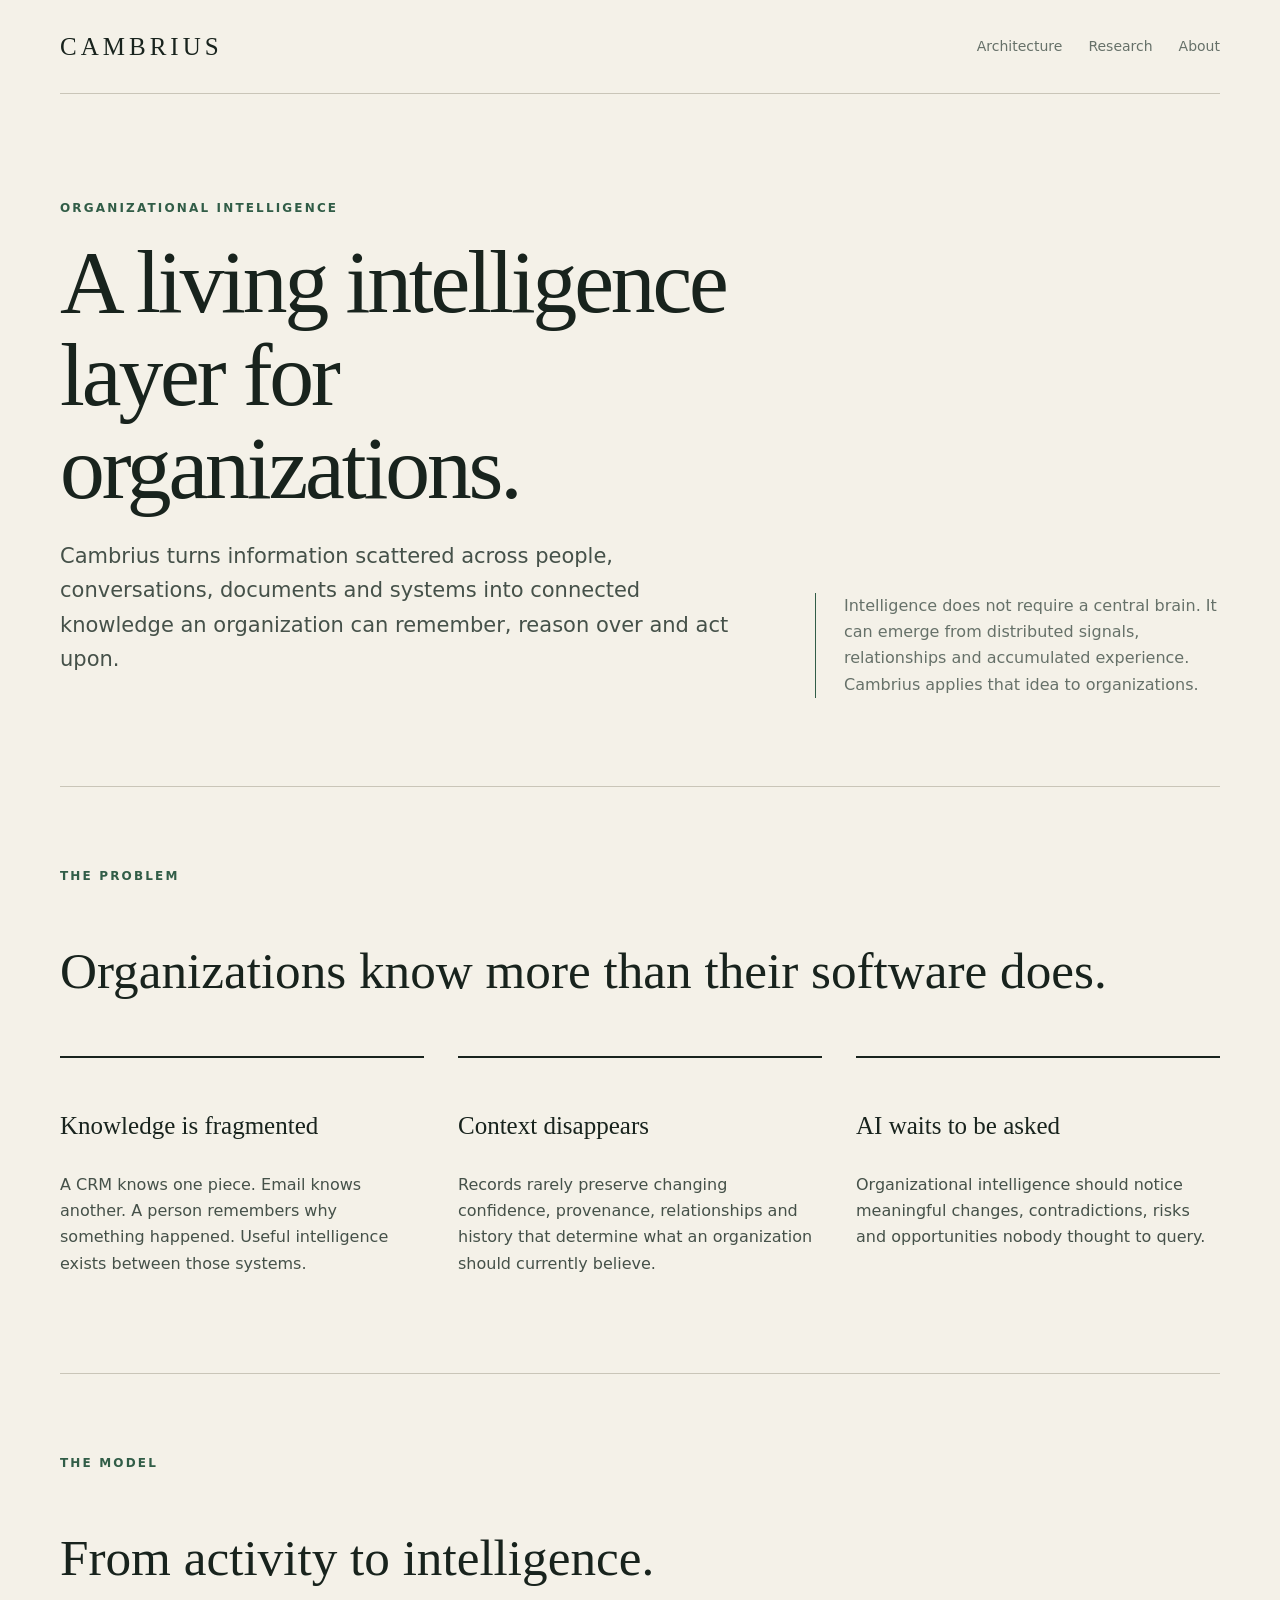
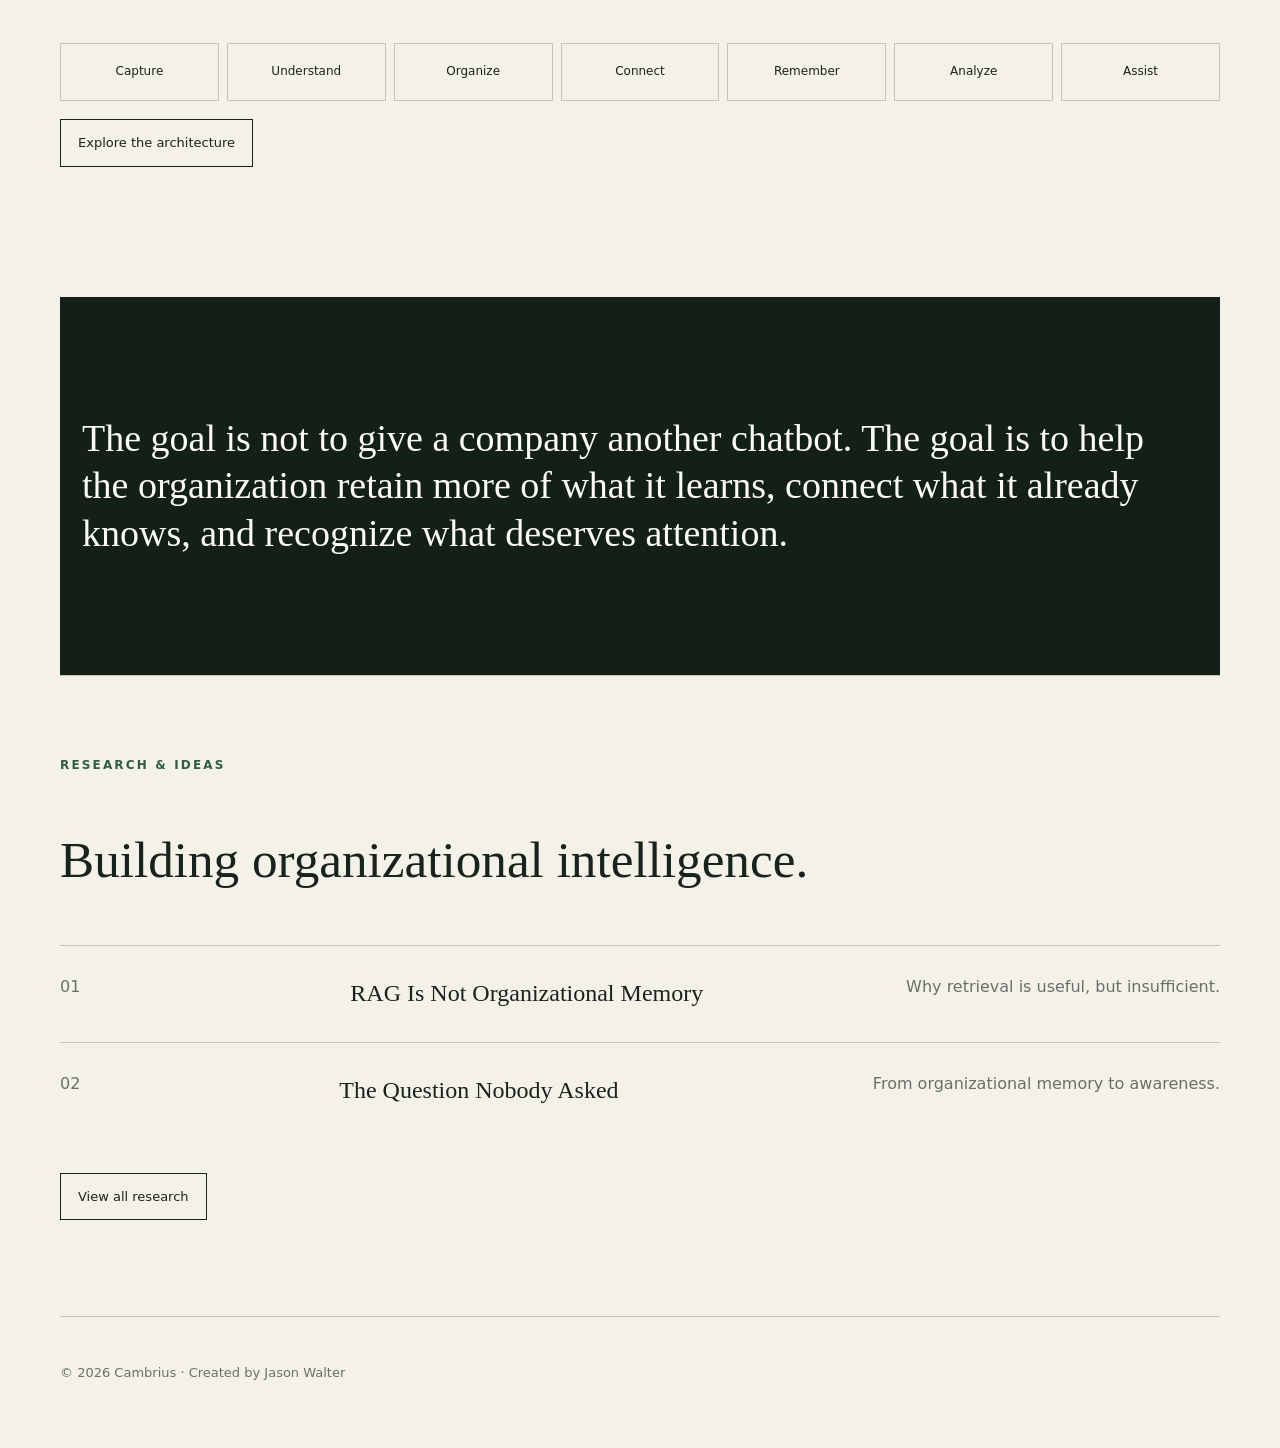
<file: index.html>
<!doctype html><html lang="en"><head><meta charset="utf-8"><meta name="viewport" content="width=device-width,initial-scale=1"><title>Cambrius — Organizational Intelligence</title><meta name="description" content="Cambrius is an organizational intelligence architecture that turns fragmented information into persistent, connected, evolving knowledge."><link rel="canonical" href="https://cambrius.ai/"><meta property="og:type" content="website"><meta property="og:title" content="Cambrius — Organizational Intelligence"><meta property="og:description" content="A living intelligence layer for organizations: persistent knowledge, relationships, evidence, memory and awareness."><meta property="og:url" content="https://cambrius.ai/"><meta name="twitter:card" content="summary"><link rel="stylesheet" href="/styles.css"><script type="application/ld+json">{"@context":"https://schema.org","@graph":[{"@type":"Organization","@id":"https://cambrius.ai/#organization","name":"Cambrius","url":"https://cambrius.ai/","description":"Organizational intelligence architecture for persistent, connected, evolving organizational knowledge.","founder":{"@id":"https://cambrius.ai/about.html#jason-walter"},"knowsAbout":["organizational intelligence","organizational memory","artificial intelligence","knowledge architecture","entity resolution","provenance","temporal knowledge"]},{"@type":"WebSite","@id":"https://cambrius.ai/#website","url":"https://cambrius.ai/","name":"Cambrius","publisher":{"@id":"https://cambrius.ai/#organization"}},{"@type":"Person","@id":"https://cambrius.ai/about.html#jason-walter","name":"Jason Walter","url":"https://cambrius.ai/about.html","founder":{"@id":"https://cambrius.ai/#organization"},"knowsAbout":["organizational intelligence","AI systems","knowledge architecture"]}]}</script></head><body><div class="wrap"><nav class="nav"><a class="brand" href="/">CAMBRIUS</a><div class="navlinks"><a href="/architecture.html">Architecture</a><a href="/research/">Research</a><a href="/about.html">About</a></div></nav><main><section class="hero"><div><div class="eyebrow">Organizational Intelligence</div><h1>A living intelligence layer for organizations.</h1><p class="lead">Cambrius turns information scattered across people, conversations, documents and systems into connected knowledge an organization can remember, reason over and act upon.</p></div><div class="hero-note">Intelligence does not require a central brain. It can emerge from distributed signals, relationships and accumulated experience. Cambrius applies that idea to organizations.</div></section><section class="section"><div class="eyebrow">The problem</div><h2>Organizations know more than their software does.</h2><div class="grid3"><div class="card"><h3>Knowledge is fragmented</h3><p>A CRM knows one piece. Email knows another. A person remembers why something happened. Useful intelligence exists between those systems.</p></div><div class="card"><h3>Context disappears</h3><p>Records rarely preserve changing confidence, provenance, relationships and history that determine what an organization should currently believe.</p></div><div class="card"><h3>AI waits to be asked</h3><p>Organizational intelligence should notice meaningful changes, contradictions, risks and opportunities nobody thought to query.</p></div></div></section><section class="section"><div class="eyebrow">The model</div><h2>From activity to intelligence.</h2><div class="flow"><span>Capture</span><span>Understand</span><span>Organize</span><span>Connect</span><span>Remember</span><span>Analyze</span><span>Assist</span></div><a class="button" href="/architecture.html">Explore the architecture</a></section><section class="dark"><div class="wrap"><p class="principle">The goal is not to give a company another chatbot. The goal is to help the organization retain more of what it learns, connect what it already knows, and recognize what deserves attention.</p></div></section><section class="section" id="research"><div class="eyebrow">Research & ideas</div><h2>Building organizational intelligence.</h2><div class="research-list"><a href="/research/rag-is-not-organizational-memory.html"><span>01</span><strong>RAG Is Not Organizational Memory</strong><span>Why retrieval is useful, but insufficient.</span></a><a href="/research/organizational-awareness.html"><span>02</span><strong>The Question Nobody Asked</strong><span>From organizational memory to awareness.</span></a></div><p><a class="button" href="/research/">View all research</a></p></section></main><footer>© 2026 Cambrius · Created by Jason Walter</footer></div></body></html>
</file>
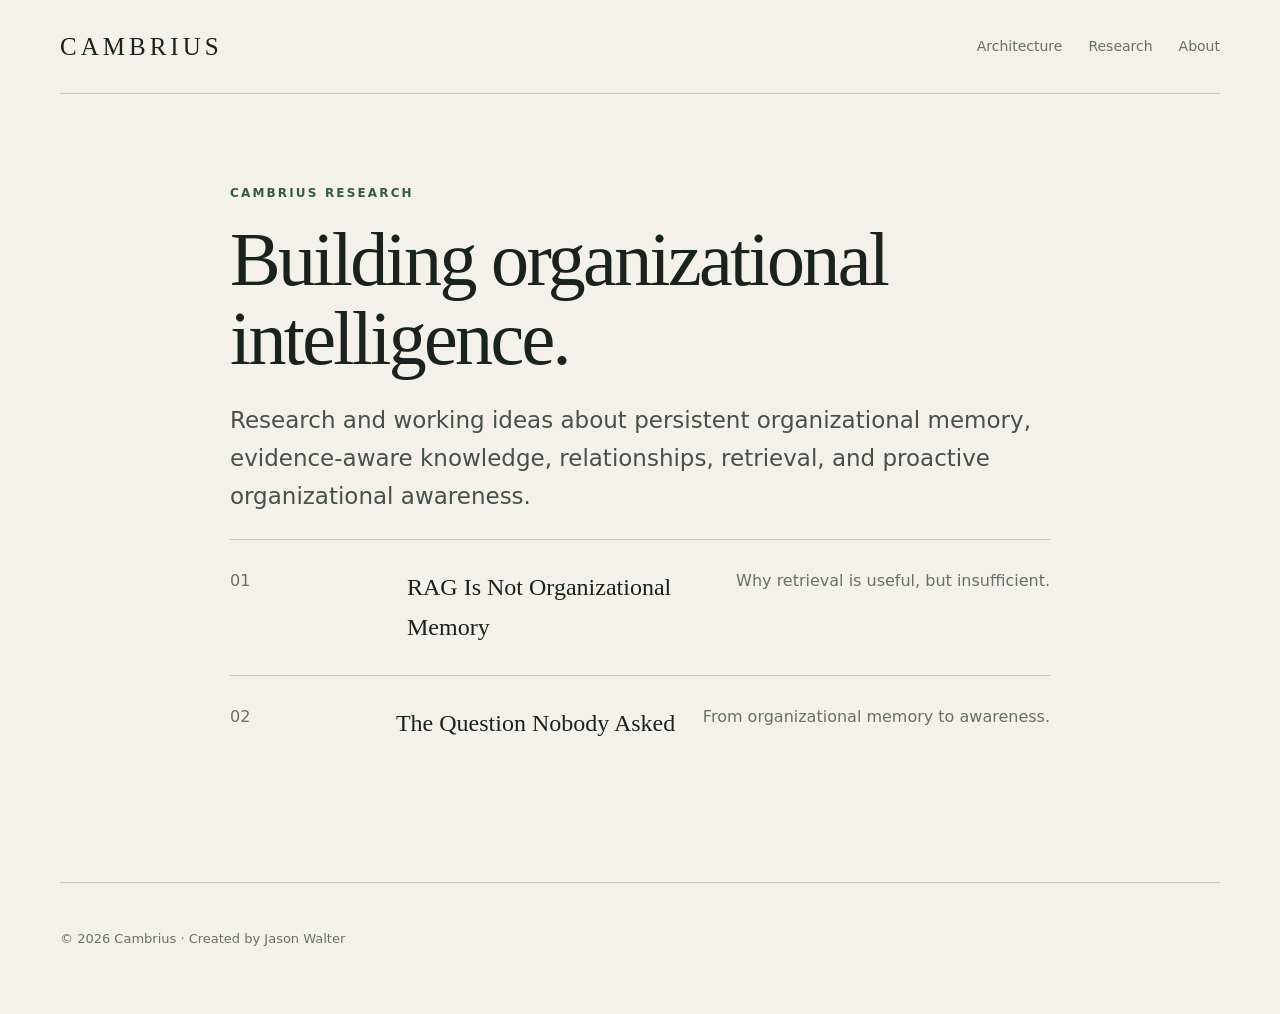
<file: research/index.html>
<!doctype html><html lang="en"><head><meta charset="utf-8"><meta name="viewport" content="width=device-width,initial-scale=1"><title>Research — Cambrius</title><meta name="description" content="Research and essays by Cambrius on organizational intelligence, organizational memory, RAG, and organizational awareness."><link rel="canonical" href="https://cambrius.ai/research/"><meta property="og:type" content="website"><meta property="og:title" content="Cambrius Research — Organizational Intelligence"><meta property="og:description" content="Research on organizational intelligence, persistent memory, retrieval, and organizational awareness."><meta property="og:url" content="https://cambrius.ai/research/"><link rel="stylesheet" href="/styles.css"><script type="application/ld+json">{"@context":"https://schema.org","@type":"CollectionPage","@id":"https://cambrius.ai/research/#page","url":"https://cambrius.ai/research/","name":"Cambrius Research","description":"Research and essays on organizational intelligence, organizational memory, retrieval, and organizational awareness.","isPartOf":{"@id":"https://cambrius.ai/#website"},"about":{"@id":"https://cambrius.ai/#organization"}}</script></head><body><div class="wrap"><nav class="nav"><a class="brand" href="/">CAMBRIUS</a><div class="navlinks"><a href="/architecture.html">Architecture</a><a href="/research/">Research</a><a href="/about.html">About</a></div></nav><article class="article"><div class="eyebrow">Cambrius Research</div><h1>Building organizational intelligence.</h1><p class="dek">Research and working ideas about persistent organizational memory, evidence-aware knowledge, relationships, retrieval, and proactive organizational awareness.</p><div class="research-list"><a href="/research/rag-is-not-organizational-memory.html"><span>01</span><strong>RAG Is Not Organizational Memory</strong><span>Why retrieval is useful, but insufficient.</span></a><a href="/research/organizational-awareness.html"><span>02</span><strong>The Question Nobody Asked</strong><span>From organizational memory to awareness.</span></a></div></article><footer>© 2026 Cambrius · Created by Jason Walter</footer></div></body></html>
</file>
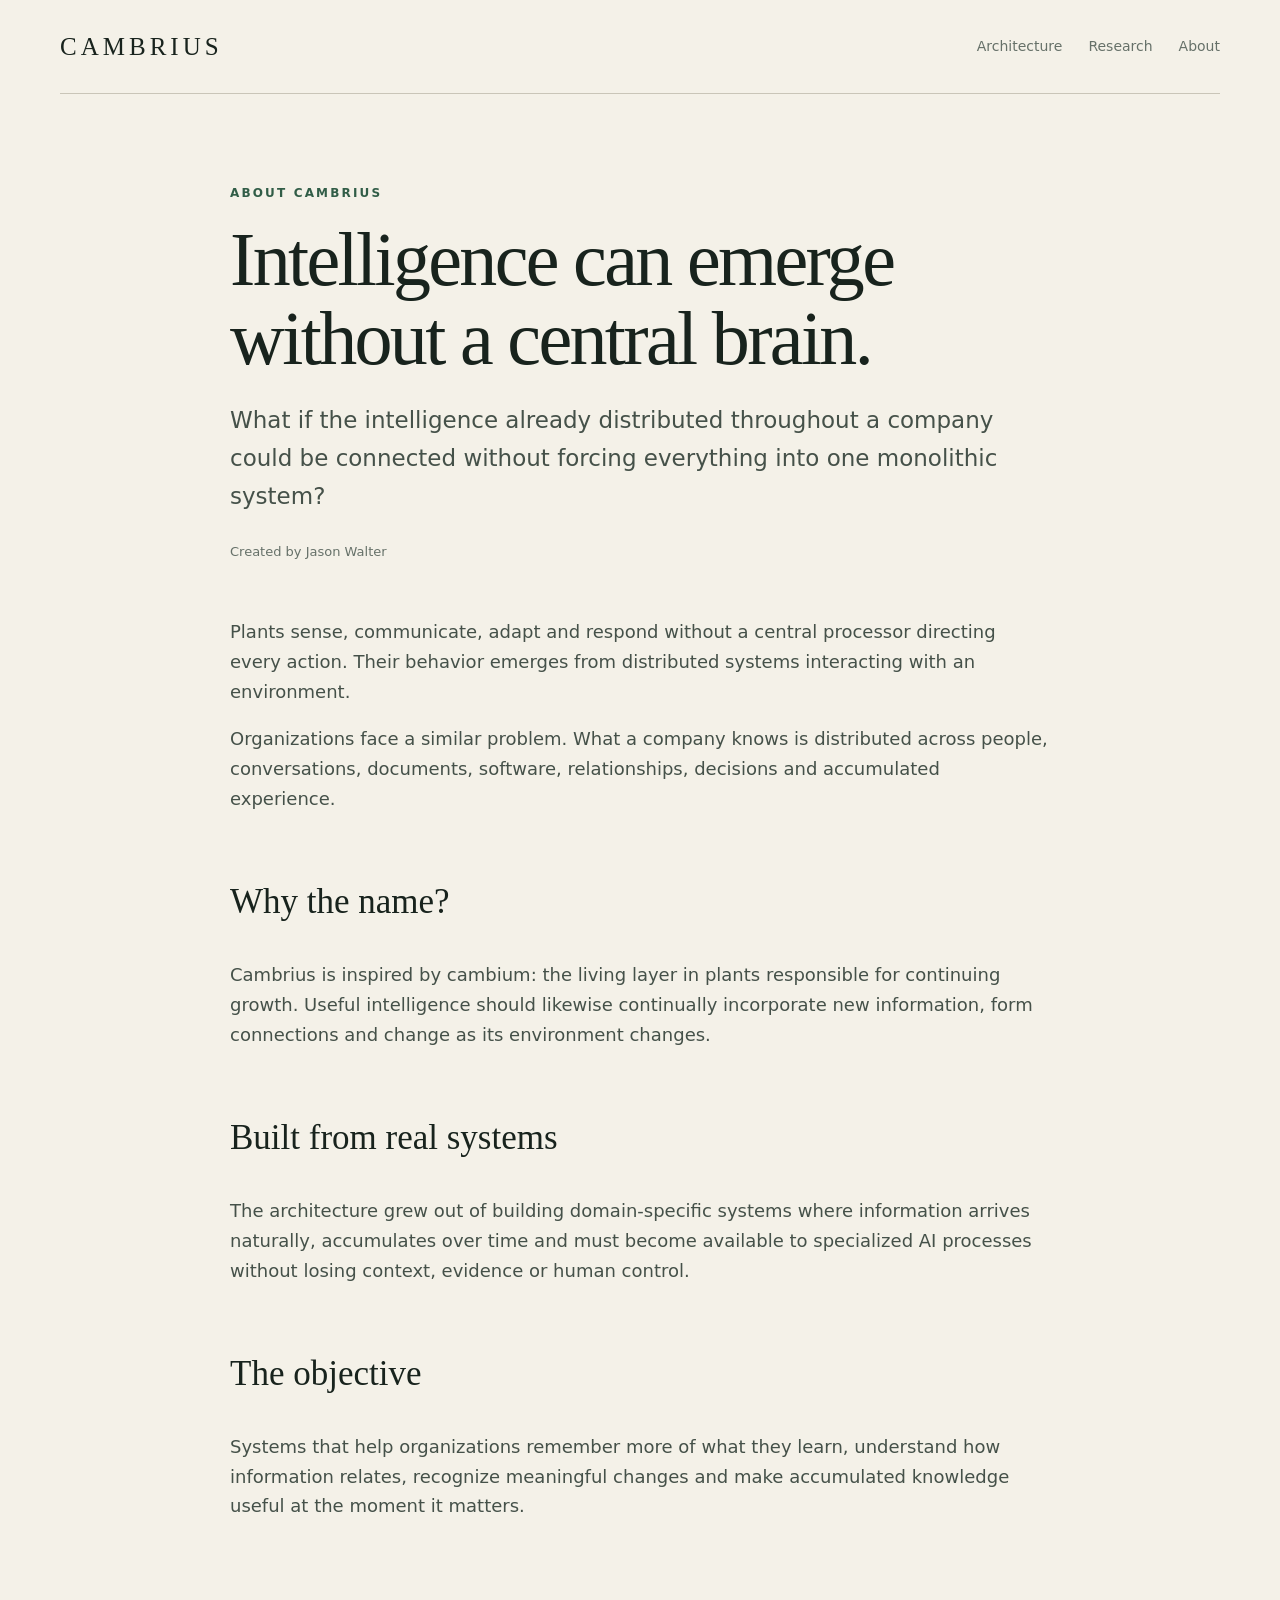
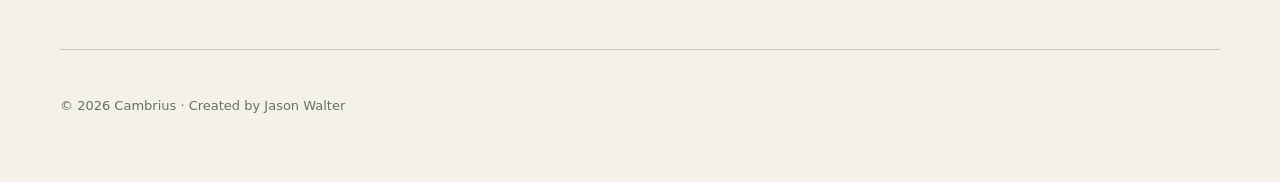
<file: about.html>
<!doctype html><html lang="en"><head><meta charset="utf-8"><meta name="viewport" content="width=device-width,initial-scale=1"><title>About Cambrius — Organizational Intelligence</title><meta name="description" content="The origins and design philosophy of Cambrius, an organizational intelligence architecture created by Jason Walter."><link rel="canonical" href="https://cambrius.ai/about.html"><meta property="og:type" content="website"><meta property="og:title" content="About Cambrius"><meta property="og:description" content="The thinking behind Cambrius and its model of distributed organizational intelligence."><meta property="og:url" content="https://cambrius.ai/about.html"><link rel="stylesheet" href="/styles.css"><script type="application/ld+json">{"@context":"https://schema.org","@graph":[{"@type":"AboutPage","@id":"https://cambrius.ai/about.html#page","url":"https://cambrius.ai/about.html","name":"About Cambrius","about":{"@id":"https://cambrius.ai/#organization"},"isPartOf":{"@id":"https://cambrius.ai/#website"}},{"@type":"Person","@id":"https://cambrius.ai/about.html#jason-walter","name":"Jason Walter","url":"https://cambrius.ai/about.html","founder":{"@id":"https://cambrius.ai/#organization"},"knowsAbout":["organizational intelligence","AI systems","knowledge architecture"]}]}</script></head><body><div class="wrap"><nav class="nav"><a class="brand" href="/">CAMBRIUS</a><div class="navlinks"><a href="/architecture.html">Architecture</a><a href="/research/">Research</a><a href="/about.html">About</a></div></nav><article class="article"><div class="eyebrow">About Cambrius</div><h1>Intelligence can emerge without a central brain.</h1><p class="dek">What if the intelligence already distributed throughout a company could be connected without forcing everything into one monolithic system?</p><div class="meta">Created by Jason Walter</div><p>Plants sense, communicate, adapt and respond without a central processor directing every action. Their behavior emerges from distributed systems interacting with an environment.</p><p>Organizations face a similar problem. What a company knows is distributed across people, conversations, documents, software, relationships, decisions and accumulated experience.</p><h2>Why the name?</h2><p>Cambrius is inspired by cambium: the living layer in plants responsible for continuing growth. Useful intelligence should likewise continually incorporate new information, form connections and change as its environment changes.</p><h2>Built from real systems</h2><p>The architecture grew out of building domain-specific systems where information arrives naturally, accumulates over time and must become available to specialized AI processes without losing context, evidence or human control.</p><h2>The objective</h2><p>Systems that help organizations remember more of what they learn, understand how information relates, recognize meaningful changes and make accumulated knowledge useful at the moment it matters.</p></article><footer>© 2026 Cambrius · Created by Jason Walter</footer></div></body></html>
</file>
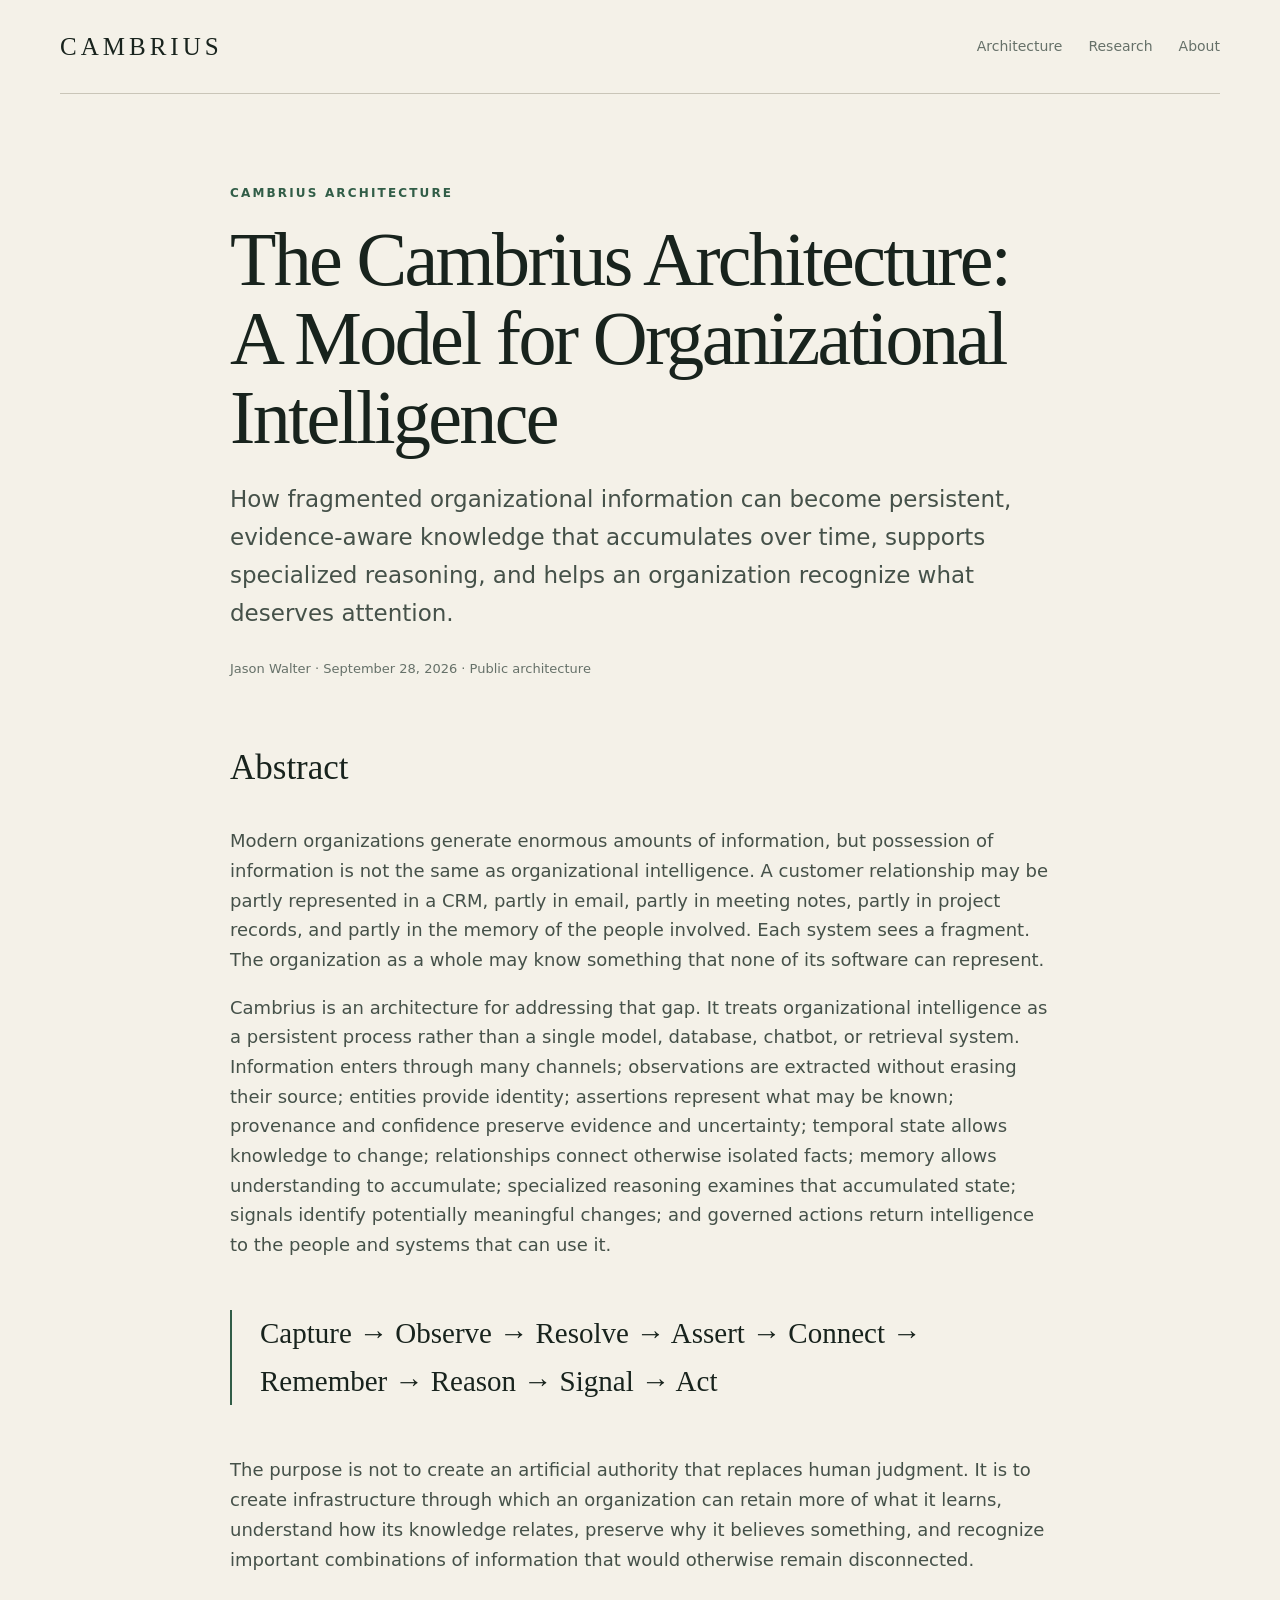
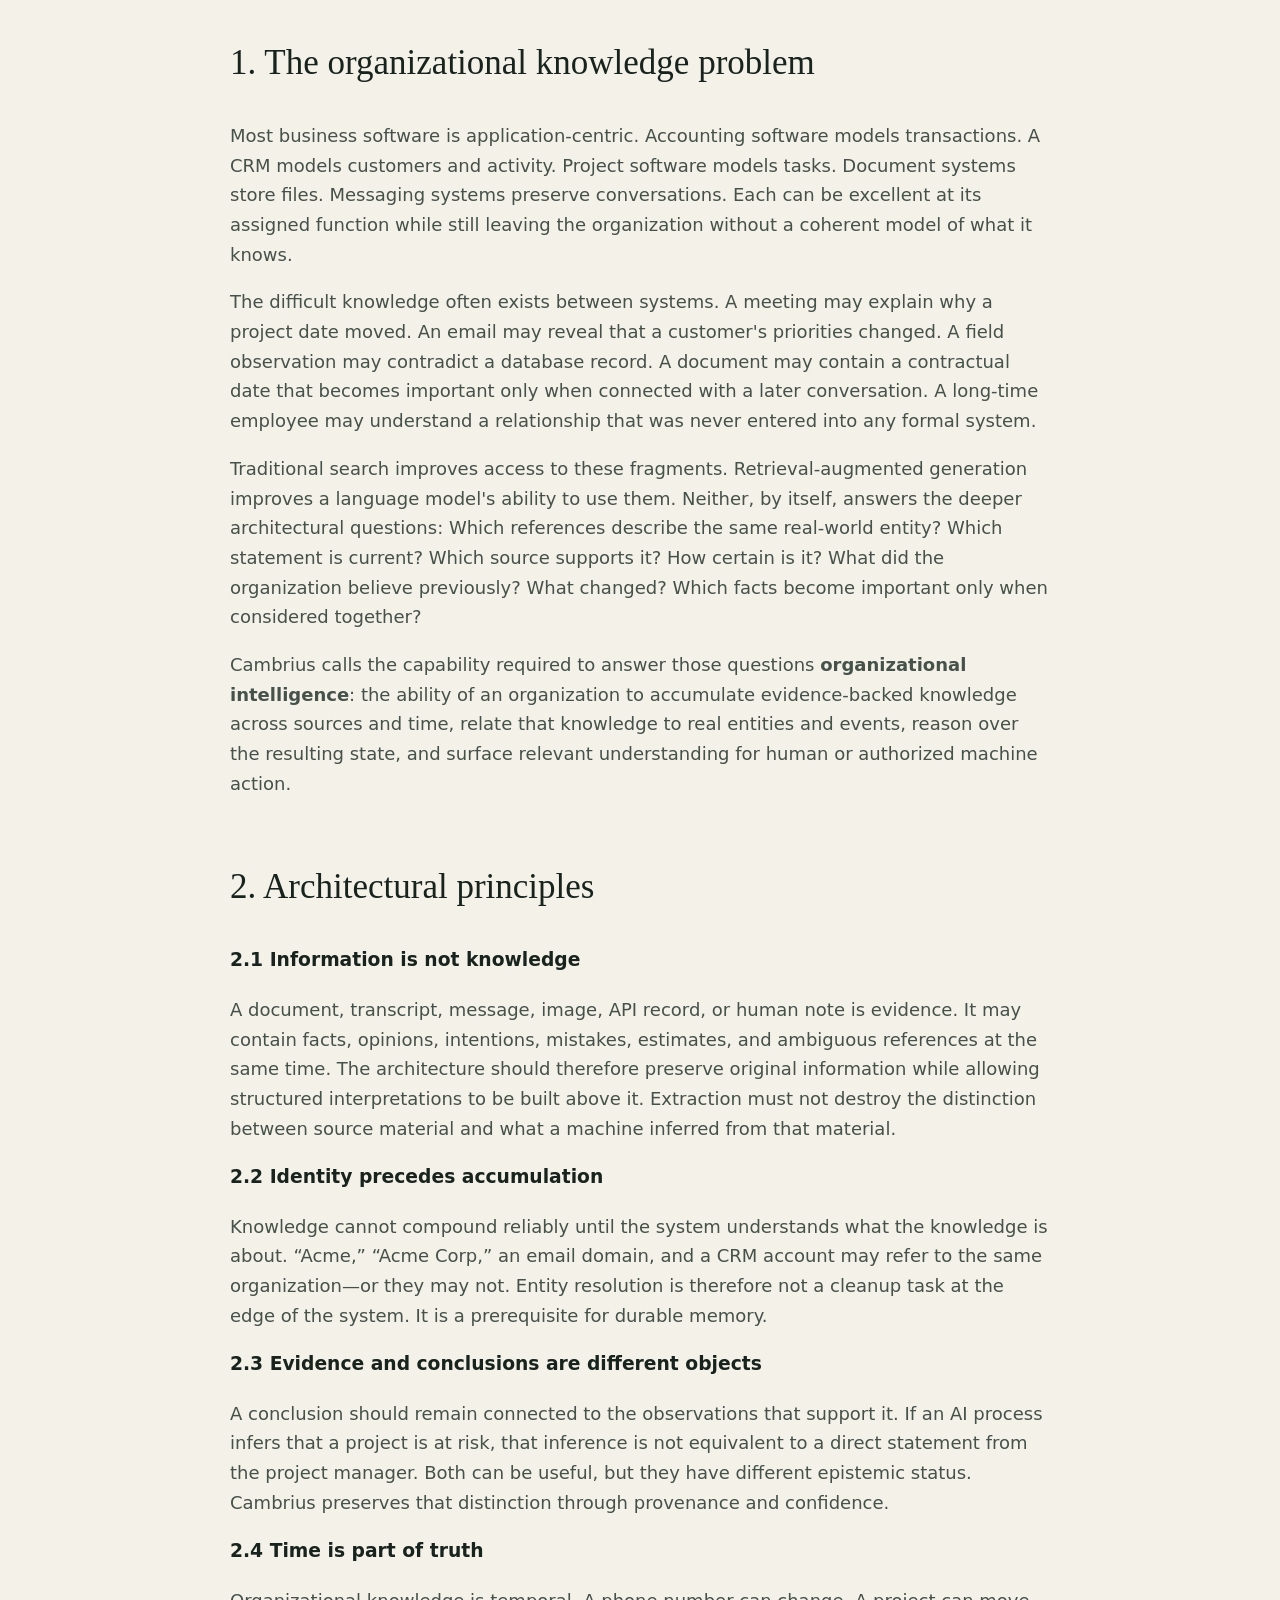
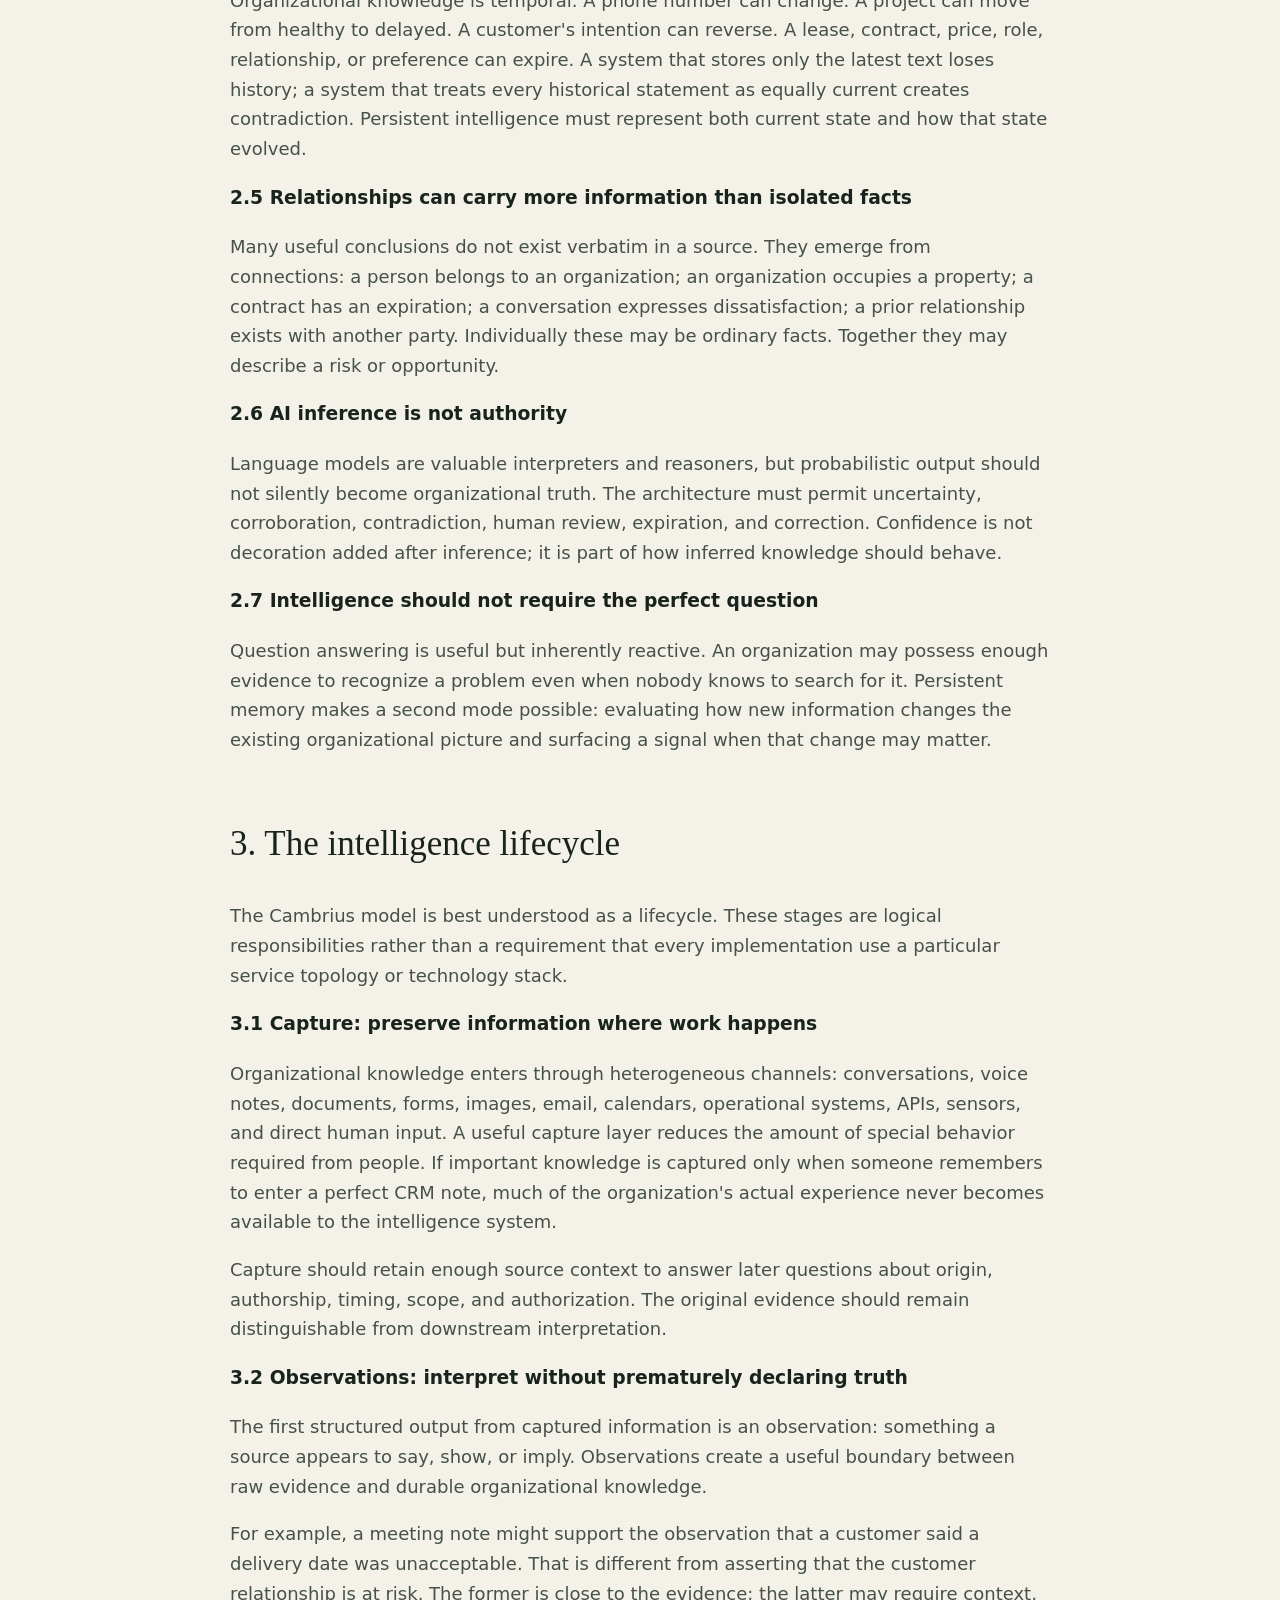
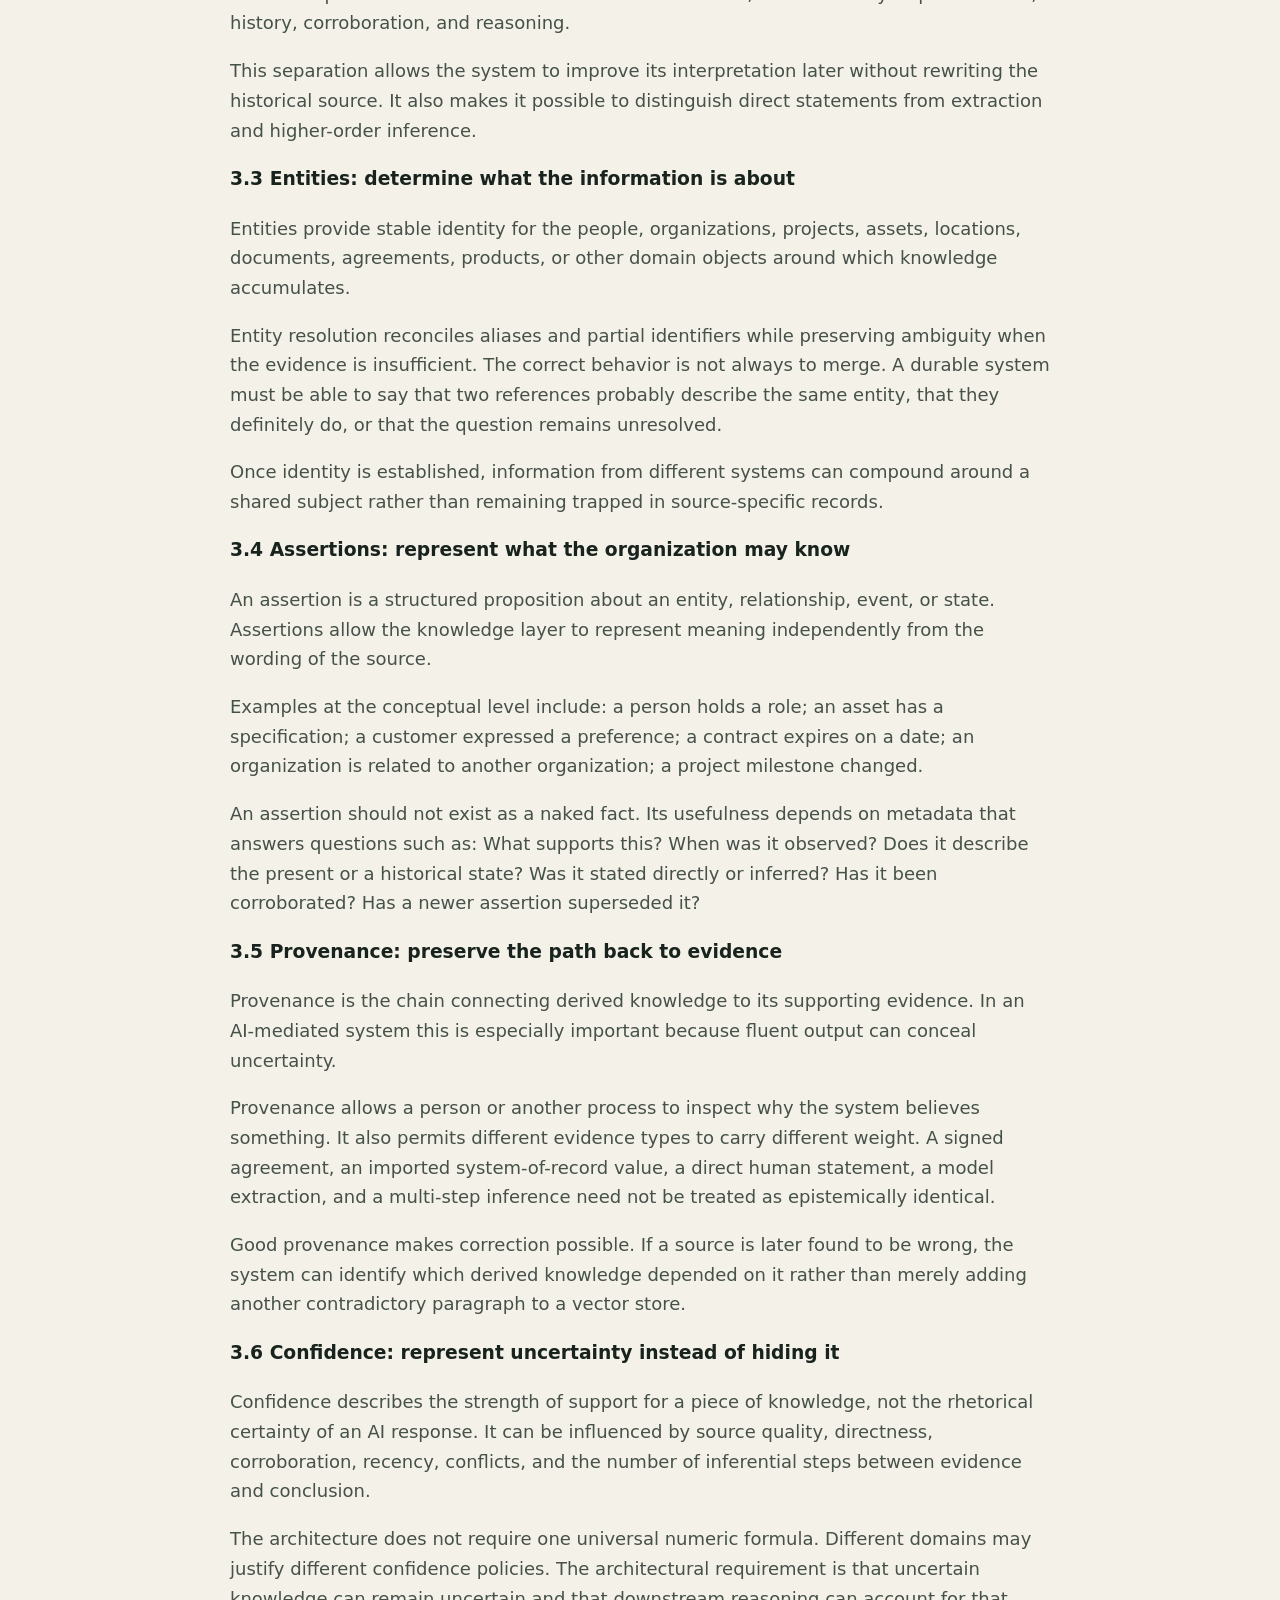
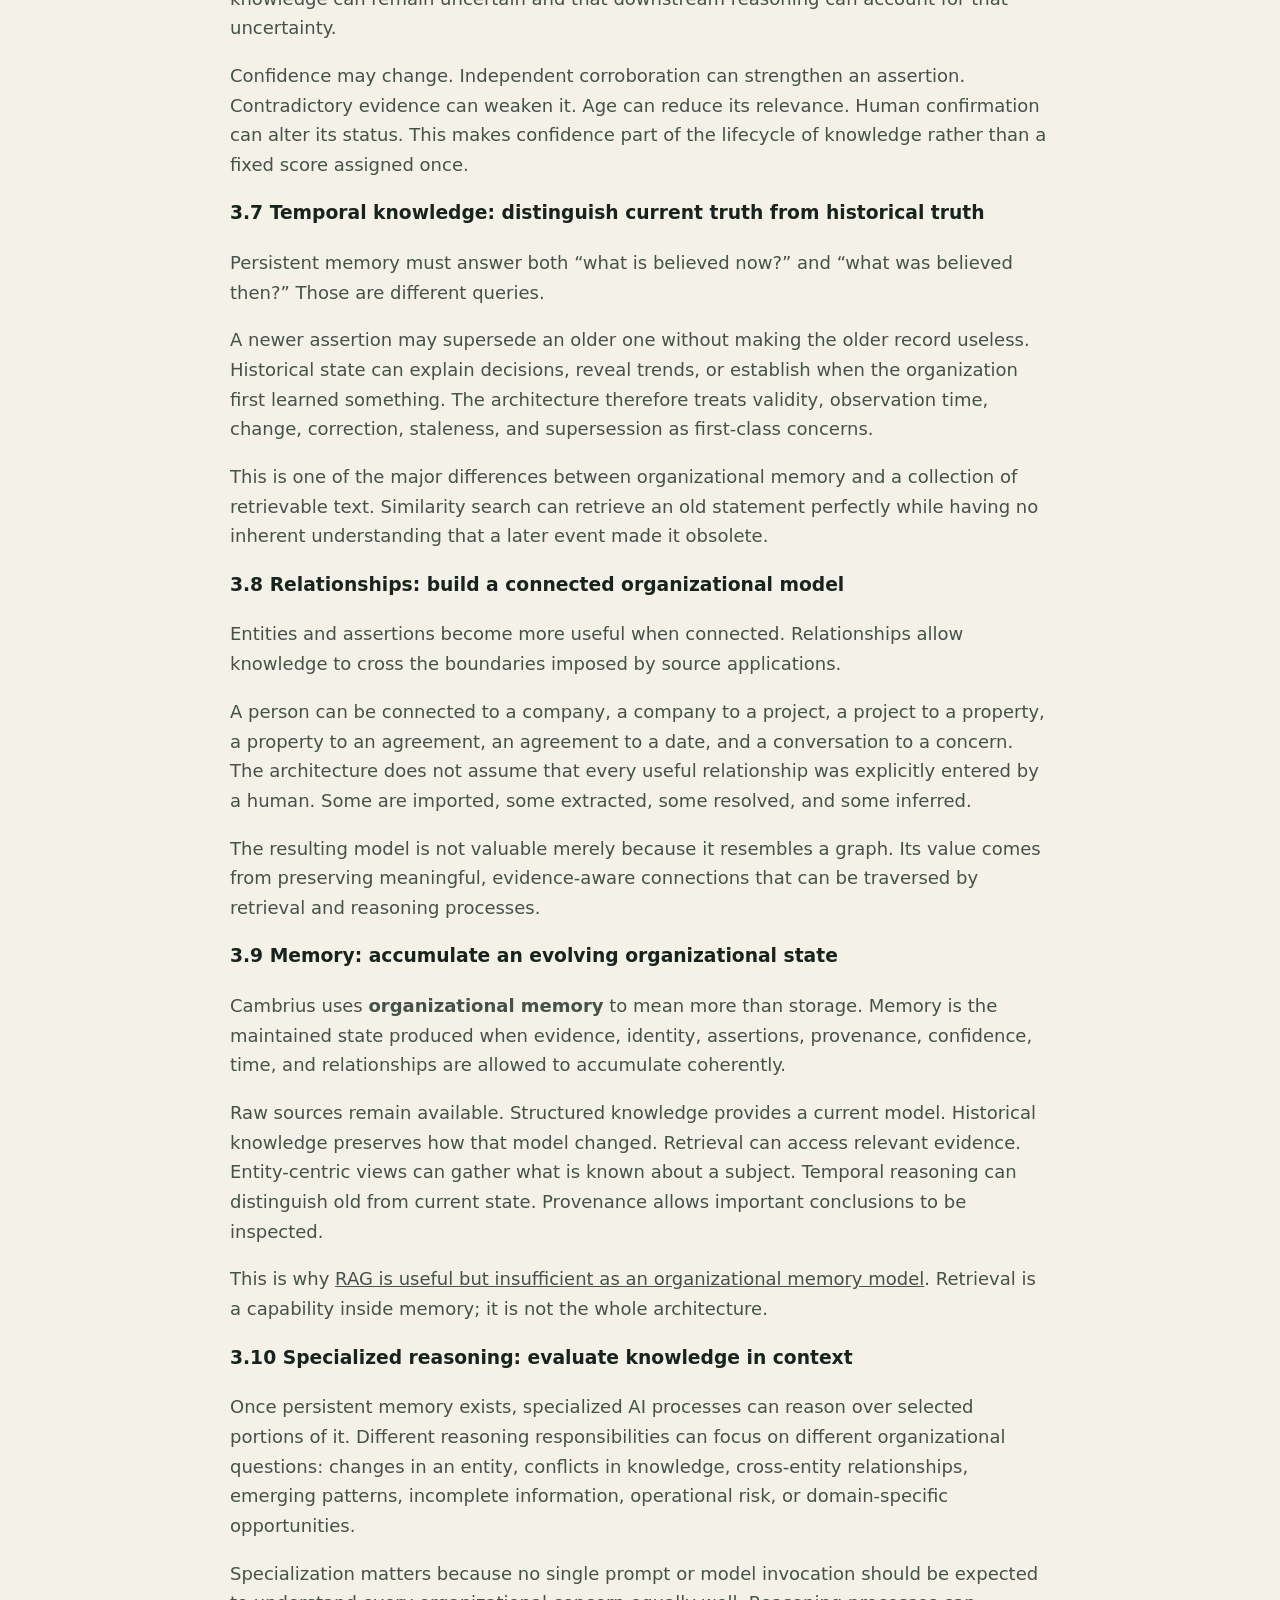
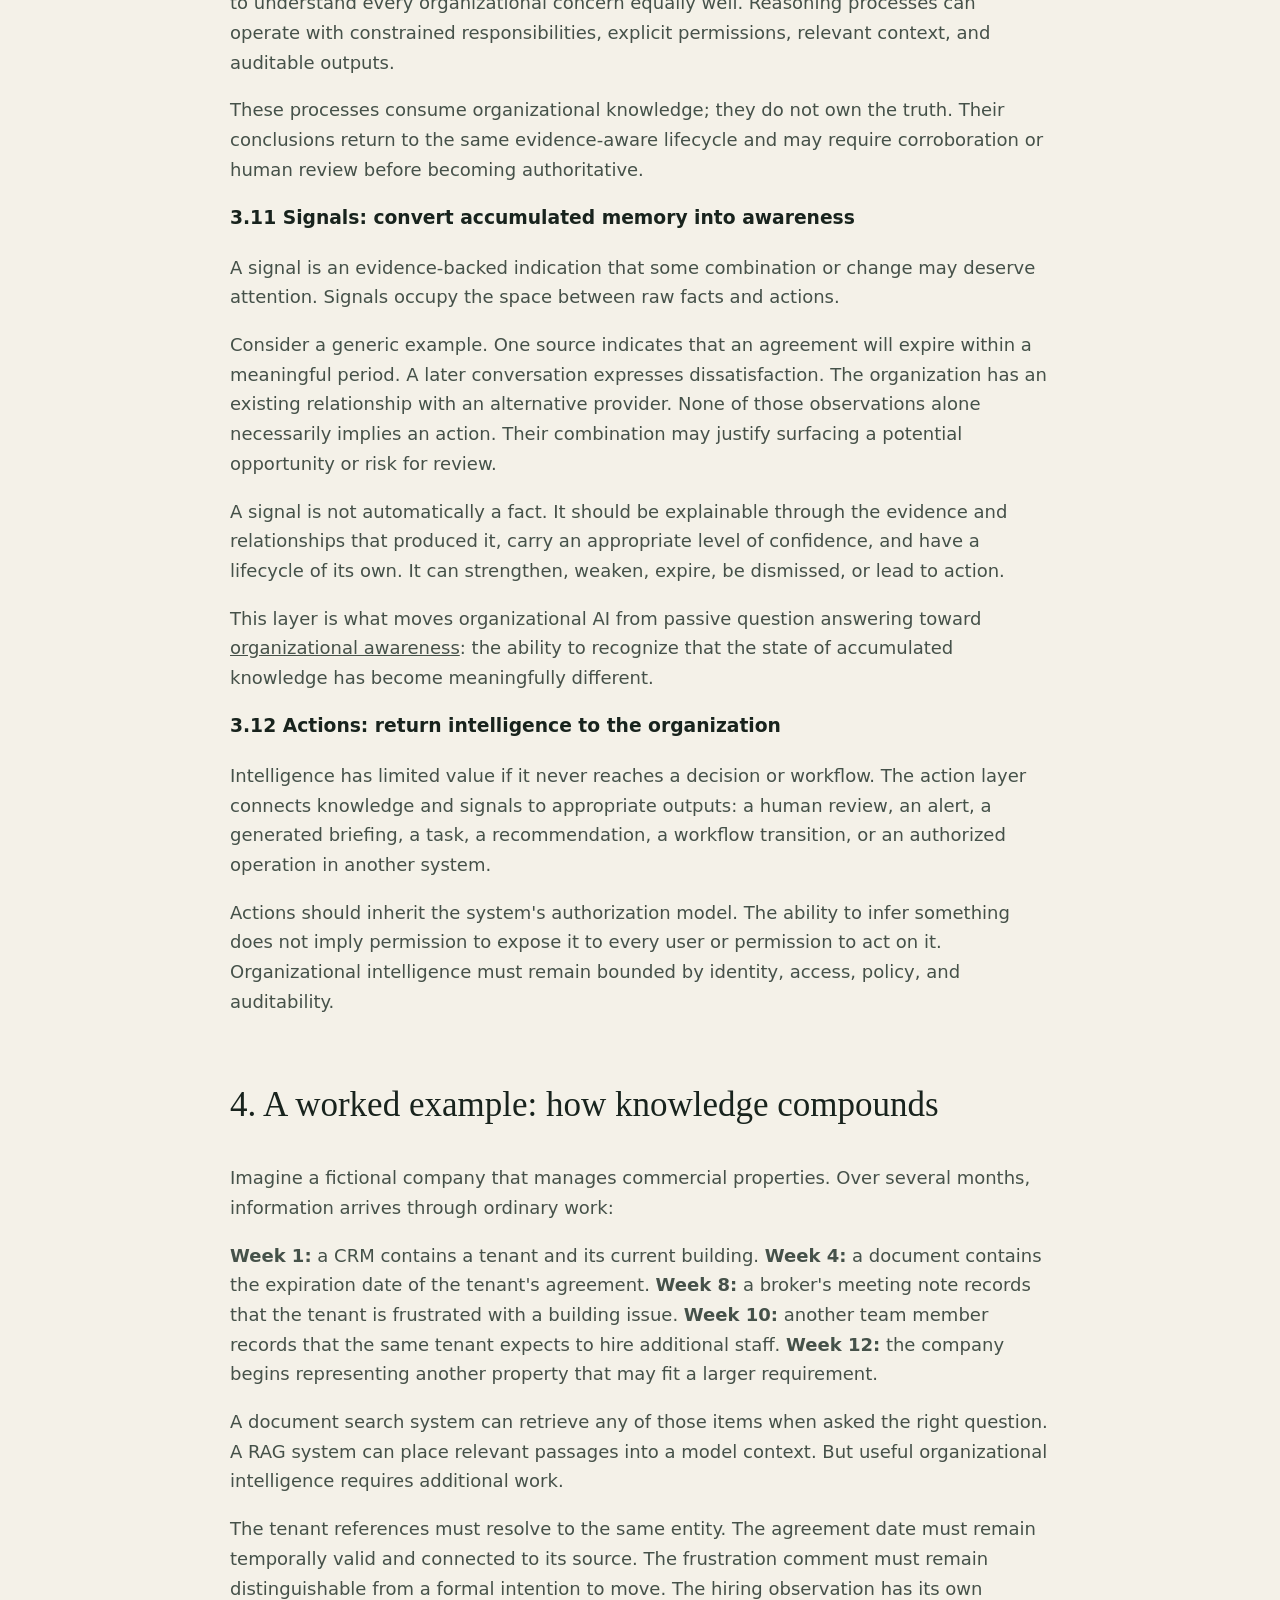
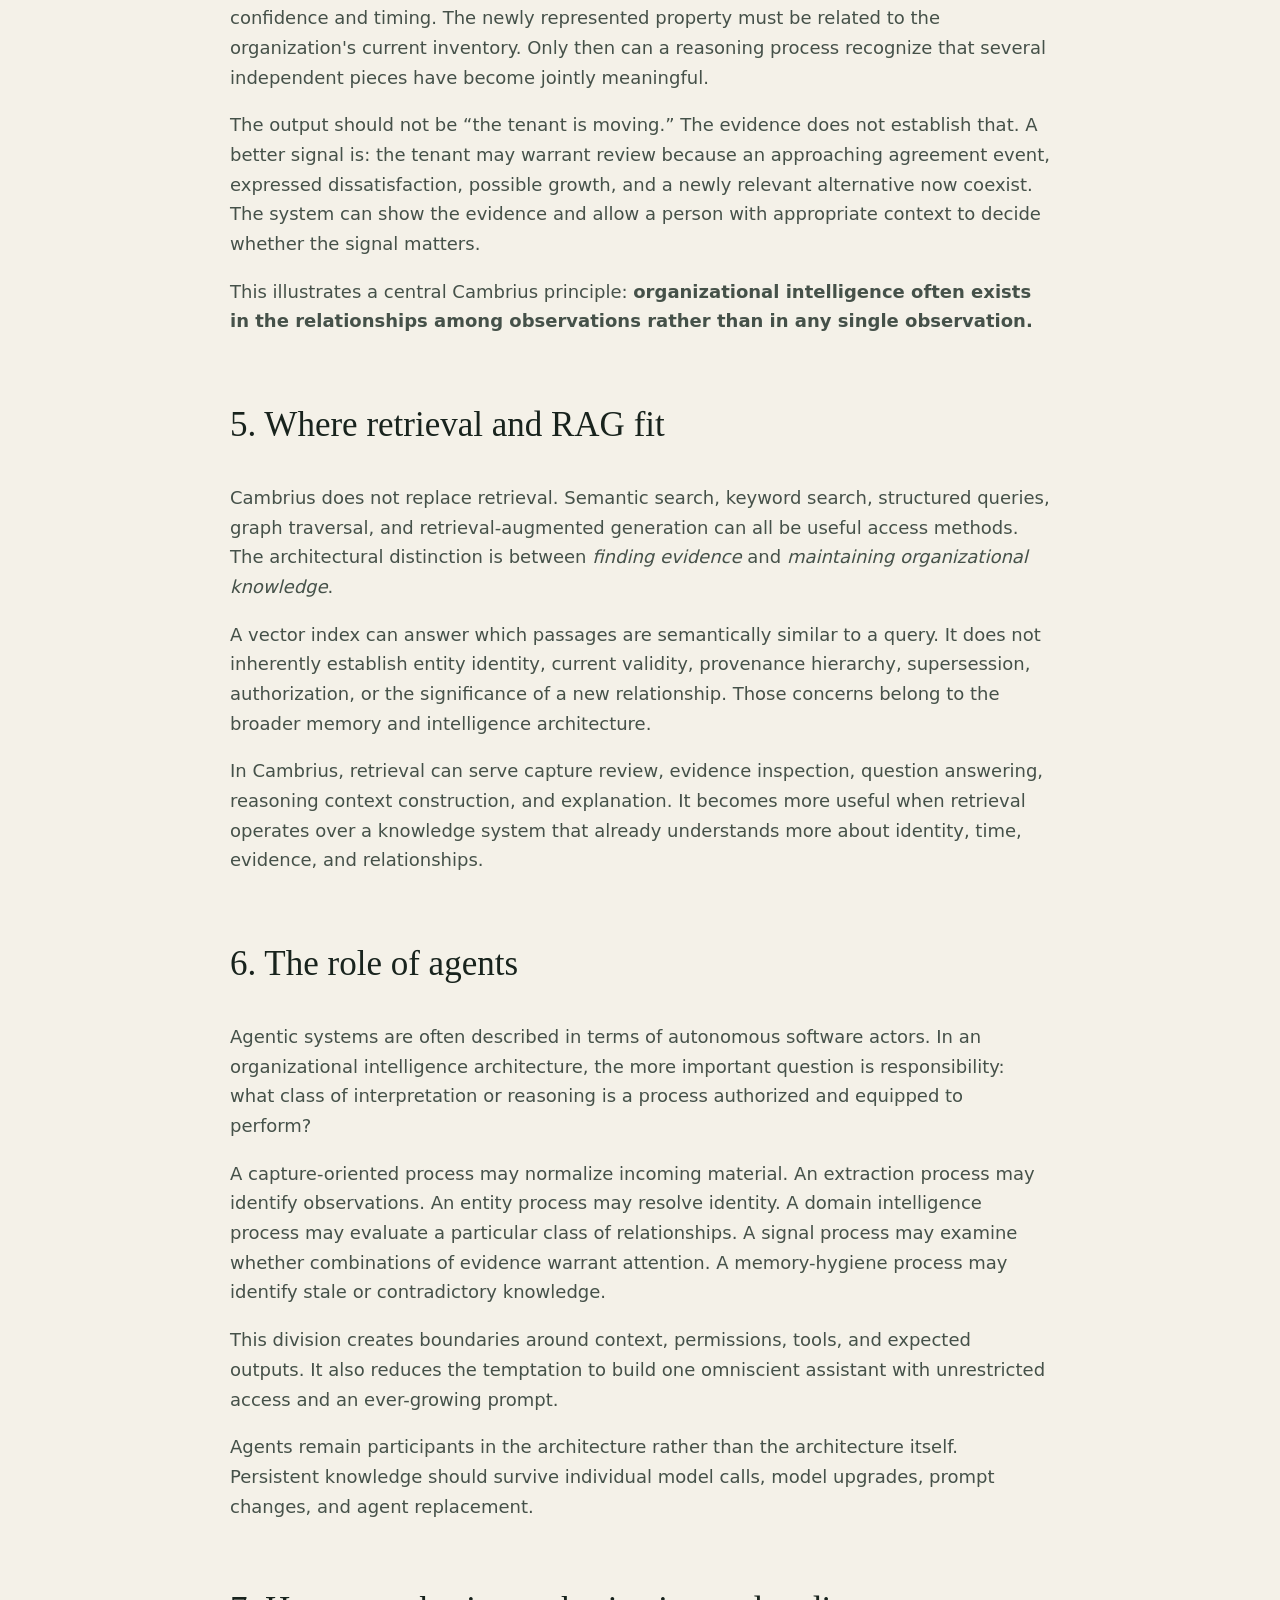
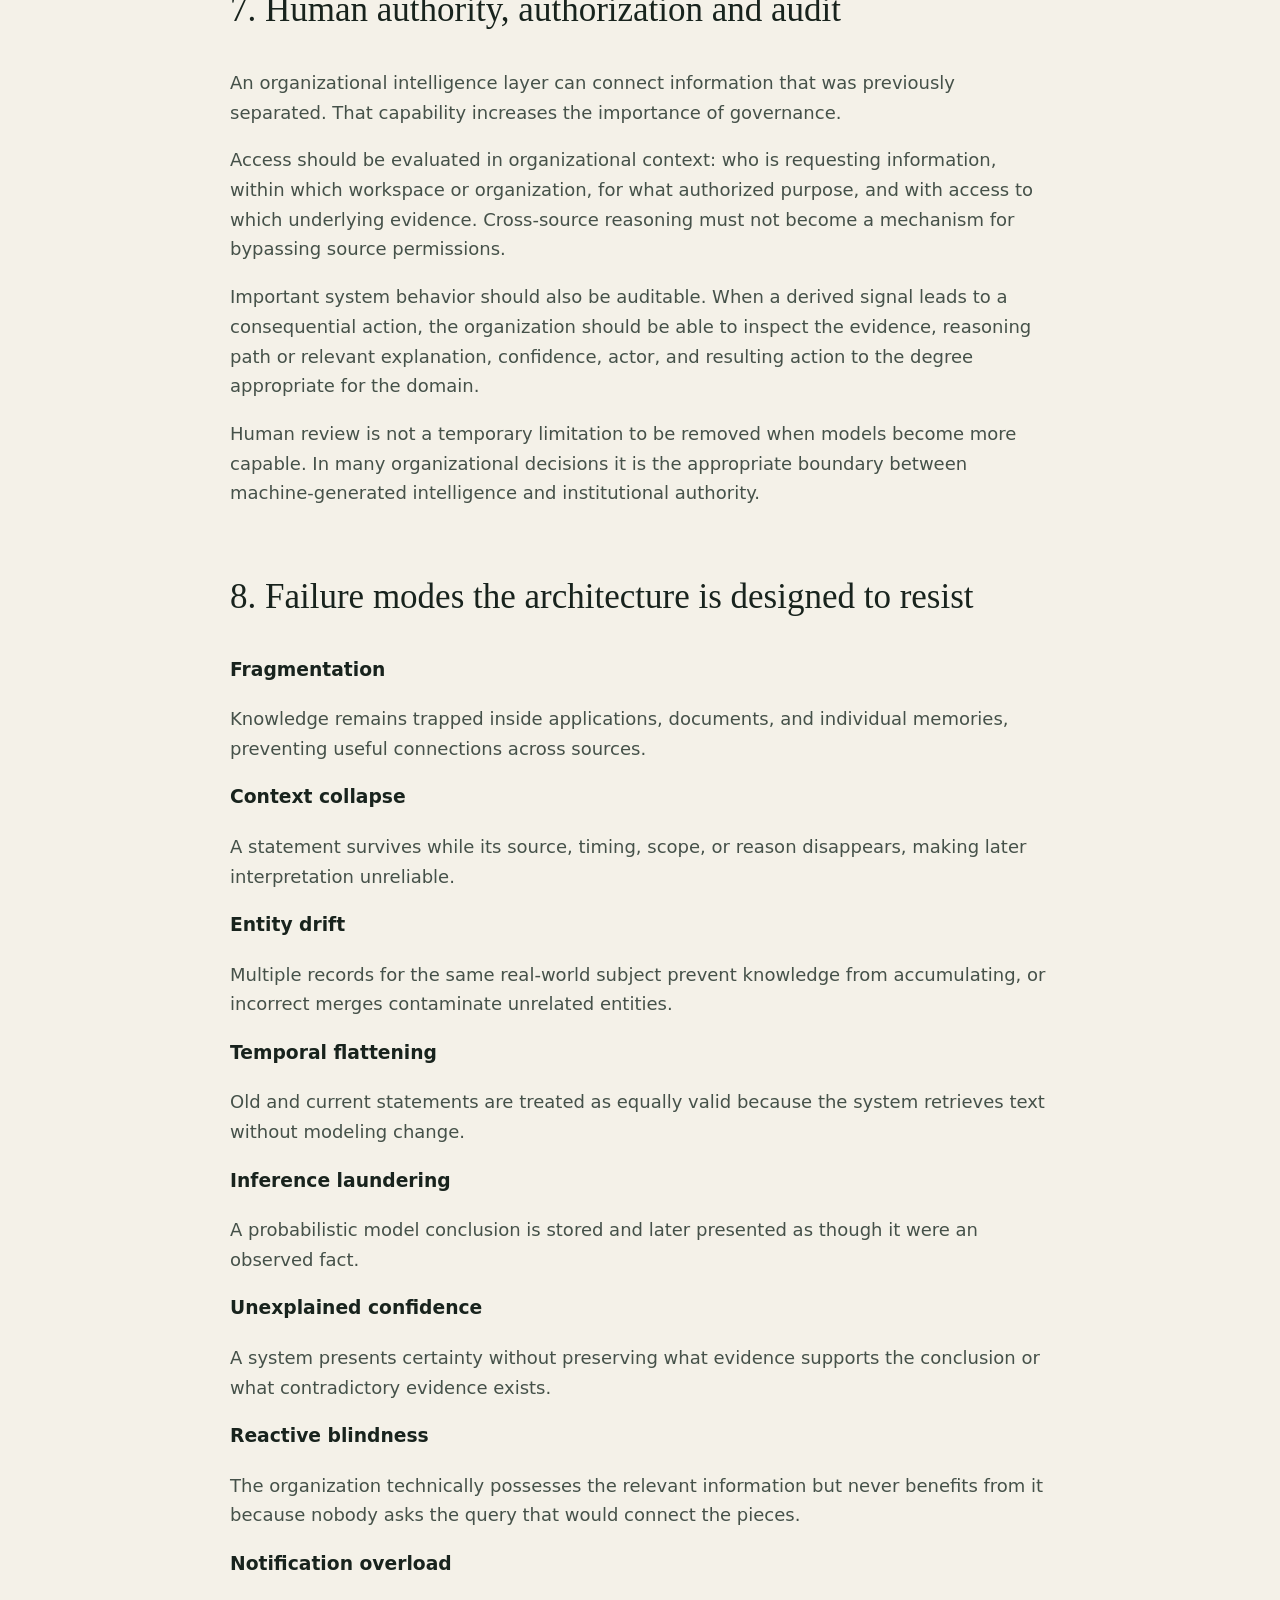
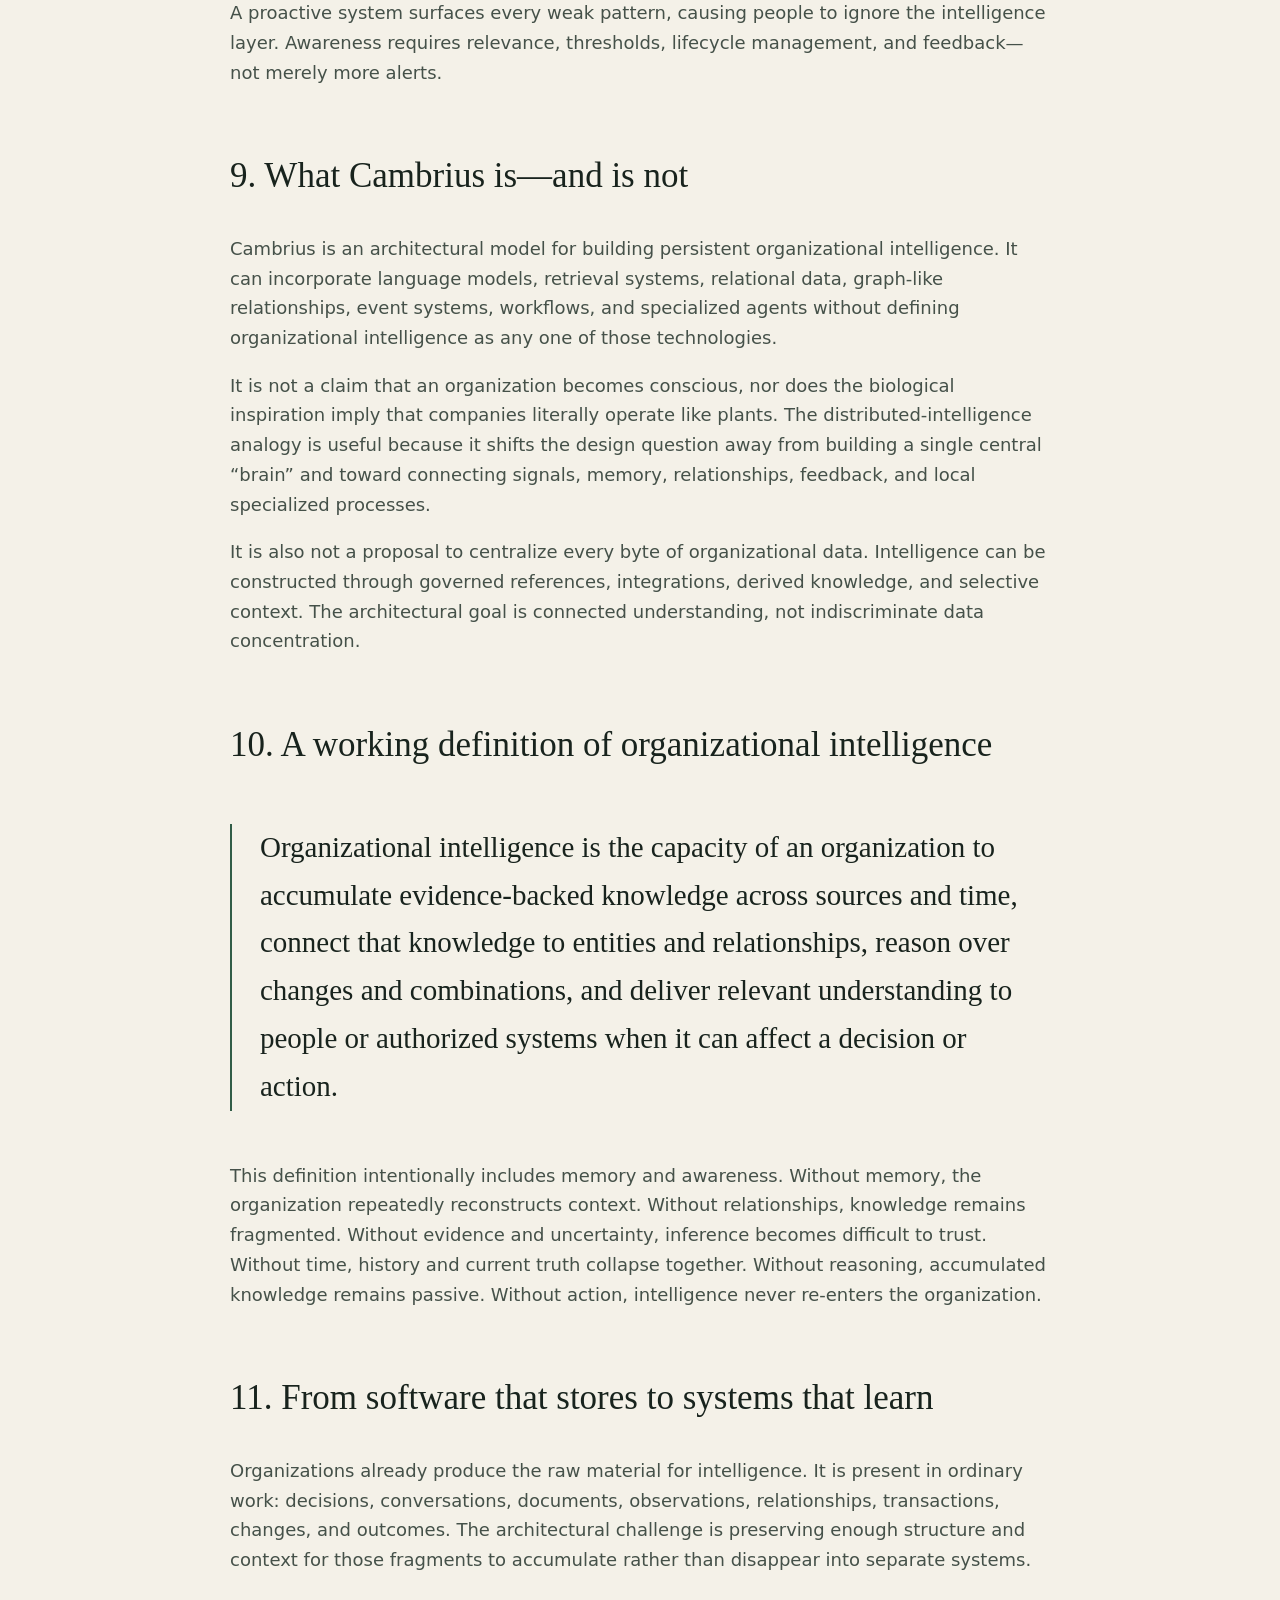
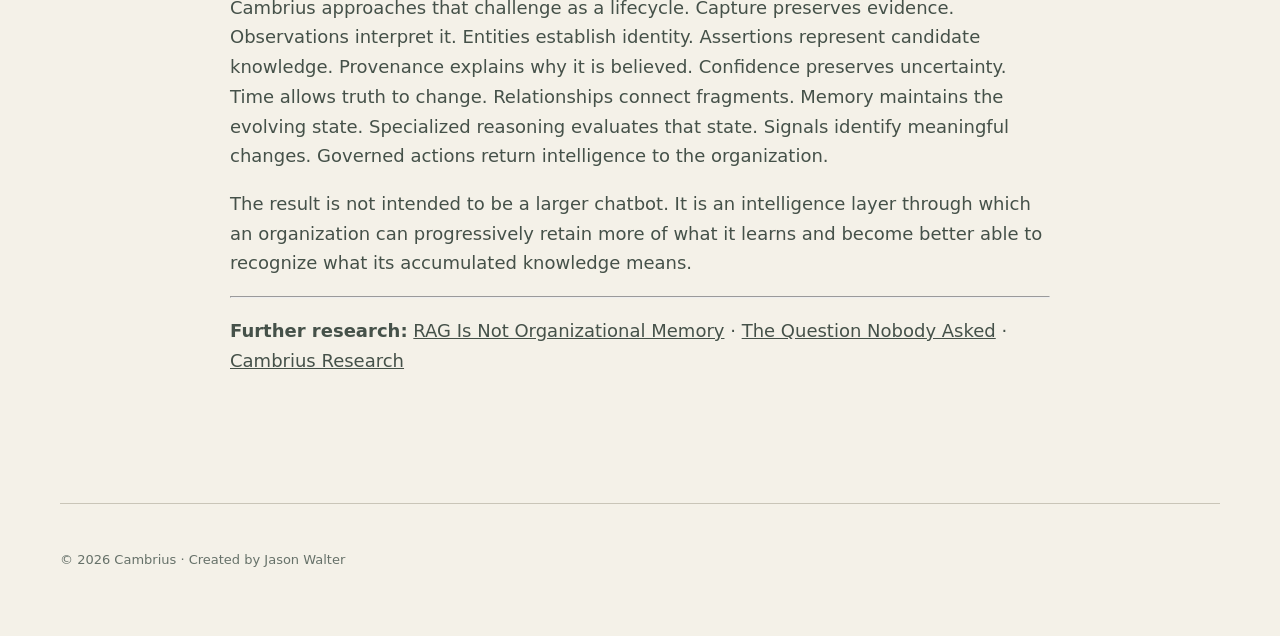
<file: architecture.html>
<!doctype html>
<html lang="en">
<head>
<meta charset="utf-8">
<meta name="viewport" content="width=device-width,initial-scale=1">
<title>The Cambrius Architecture — A Model for Organizational Intelligence</title>
<meta name="description" content="A technical architecture for persistent organizational intelligence: capture, observations, entities, assertions, provenance, confidence, temporal knowledge, memory, reasoning, signals and action.">
<link rel="canonical" href="https://cambrius.ai/architecture.html">
<meta property="og:type" content="article">
<meta property="og:title" content="The Cambrius Architecture — A Model for Organizational Intelligence">
<meta property="og:description" content="How fragmented organizational information becomes persistent, evidence-aware knowledge capable of supporting reasoning and proactive awareness.">
<meta property="og:url" content="https://cambrius.ai/architecture.html">
<meta property="article:published_time" content="2026-09-28T00:00:00-04:00">
<meta property="article:modified_time" content="2026-09-28T15:30:00-04:00">
<meta property="article:author" content="Jason Walter">
<link rel="stylesheet" href="/styles.css">
<script type="application/ld+json">
{"@context":"https://schema.org","@type":"TechArticle","@id":"https://cambrius.ai/architecture.html#article","url":"https://cambrius.ai/architecture.html","headline":"The Cambrius Architecture: A Model for Organizational Intelligence","alternativeHeadline":"From fragmented information to persistent organizational knowledge and awareness","description":"A technical architecture for persistent organizational intelligence: capture, observations, entities, assertions, provenance, confidence, temporal knowledge, memory, reasoning, signals and action.","datePublished":"2026-09-28T00:00:00-04:00","dateModified":"2026-09-28T15:30:00-04:00","author":{"@type":"Person","@id":"https://cambrius.ai/about.html#jason-walter","name":"Jason Walter","url":"https://cambrius.ai/about.html"},"publisher":{"@id":"https://cambrius.ai/#organization"},"isPartOf":{"@id":"https://cambrius.ai/#website"},"about":["organizational intelligence","organizational memory","knowledge architecture","entity resolution","provenance","confidence","temporal knowledge","AI agents","organizational awareness"],"keywords":"organizational intelligence, organizational memory, AI architecture, knowledge architecture, entity resolution, provenance, temporal knowledge, AI agents, organizational awareness"}
</script>
</head>
<body>
<div class="wrap">
<nav class="nav"><a class="brand" href="/">CAMBRIUS</a><div class="navlinks"><a href="/architecture.html">Architecture</a><a href="/research/">Research</a><a href="/about.html">About</a></div></nav>

<article class="article">
<div class="eyebrow">Cambrius Architecture</div>
<h1>The Cambrius Architecture: A Model for Organizational Intelligence</h1>
<p class="dek">How fragmented organizational information can become persistent, evidence-aware knowledge that accumulates over time, supports specialized reasoning, and helps an organization recognize what deserves attention.</p>
<div class="meta">Jason Walter · September 28, 2026 · Public architecture</div>

<h2 id="abstract">Abstract</h2>
<p>Modern organizations generate enormous amounts of information, but possession of information is not the same as organizational intelligence. A customer relationship may be partly represented in a CRM, partly in email, partly in meeting notes, partly in project records, and partly in the memory of the people involved. Each system sees a fragment. The organization as a whole may know something that none of its software can represent.</p>
<p>Cambrius is an architecture for addressing that gap. It treats organizational intelligence as a persistent process rather than a single model, database, chatbot, or retrieval system. Information enters through many channels; observations are extracted without erasing their source; entities provide identity; assertions represent what may be known; provenance and confidence preserve evidence and uncertainty; temporal state allows knowledge to change; relationships connect otherwise isolated facts; memory allows understanding to accumulate; specialized reasoning examines that accumulated state; signals identify potentially meaningful changes; and governed actions return intelligence to the people and systems that can use it.</p>
<blockquote>Capture → Observe → Resolve → Assert → Connect → Remember → Reason → Signal → Act</blockquote>
<p>The purpose is not to create an artificial authority that replaces human judgment. It is to create infrastructure through which an organization can retain more of what it learns, understand how its knowledge relates, preserve why it believes something, and recognize important combinations of information that would otherwise remain disconnected.</p>

<h2 id="problem">1. The organizational knowledge problem</h2>
<p>Most business software is application-centric. Accounting software models transactions. A CRM models customers and activity. Project software models tasks. Document systems store files. Messaging systems preserve conversations. Each can be excellent at its assigned function while still leaving the organization without a coherent model of what it knows.</p>
<p>The difficult knowledge often exists between systems. A meeting may explain why a project date moved. An email may reveal that a customer's priorities changed. A field observation may contradict a database record. A document may contain a contractual date that becomes important only when connected with a later conversation. A long-time employee may understand a relationship that was never entered into any formal system.</p>
<p>Traditional search improves access to these fragments. Retrieval-augmented generation improves a language model's ability to use them. Neither, by itself, answers the deeper architectural questions: Which references describe the same real-world entity? Which statement is current? Which source supports it? How certain is it? What did the organization believe previously? What changed? Which facts become important only when considered together?</p>
<p>Cambrius calls the capability required to answer those questions <strong>organizational intelligence</strong>: the ability of an organization to accumulate evidence-backed knowledge across sources and time, relate that knowledge to real entities and events, reason over the resulting state, and surface relevant understanding for human or authorized machine action.</p>

<h2 id="principles">2. Architectural principles</h2>

<h3>2.1 Information is not knowledge</h3>
<p>A document, transcript, message, image, API record, or human note is evidence. It may contain facts, opinions, intentions, mistakes, estimates, and ambiguous references at the same time. The architecture should therefore preserve original information while allowing structured interpretations to be built above it. Extraction must not destroy the distinction between source material and what a machine inferred from that material.</p>

<h3>2.2 Identity precedes accumulation</h3>
<p>Knowledge cannot compound reliably until the system understands what the knowledge is about. “Acme,” “Acme Corp,” an email domain, and a CRM account may refer to the same organization—or they may not. Entity resolution is therefore not a cleanup task at the edge of the system. It is a prerequisite for durable memory.</p>

<h3>2.3 Evidence and conclusions are different objects</h3>
<p>A conclusion should remain connected to the observations that support it. If an AI process infers that a project is at risk, that inference is not equivalent to a direct statement from the project manager. Both can be useful, but they have different epistemic status. Cambrius preserves that distinction through provenance and confidence.</p>

<h3>2.4 Time is part of truth</h3>
<p>Organizational knowledge is temporal. A phone number can change. A project can move from healthy to delayed. A customer's intention can reverse. A lease, contract, price, role, relationship, or preference can expire. A system that stores only the latest text loses history; a system that treats every historical statement as equally current creates contradiction. Persistent intelligence must represent both current state and how that state evolved.</p>

<h3>2.5 Relationships can carry more information than isolated facts</h3>
<p>Many useful conclusions do not exist verbatim in a source. They emerge from connections: a person belongs to an organization; an organization occupies a property; a contract has an expiration; a conversation expresses dissatisfaction; a prior relationship exists with another party. Individually these may be ordinary facts. Together they may describe a risk or opportunity.</p>

<h3>2.6 AI inference is not authority</h3>
<p>Language models are valuable interpreters and reasoners, but probabilistic output should not silently become organizational truth. The architecture must permit uncertainty, corroboration, contradiction, human review, expiration, and correction. Confidence is not decoration added after inference; it is part of how inferred knowledge should behave.</p>

<h3>2.7 Intelligence should not require the perfect question</h3>
<p>Question answering is useful but inherently reactive. An organization may possess enough evidence to recognize a problem even when nobody knows to search for it. Persistent memory makes a second mode possible: evaluating how new information changes the existing organizational picture and surfacing a signal when that change may matter.</p>

<h2 id="layers">3. The intelligence lifecycle</h2>
<p>The Cambrius model is best understood as a lifecycle. These stages are logical responsibilities rather than a requirement that every implementation use a particular service topology or technology stack.</p>

<h3 id="capture">3.1 Capture: preserve information where work happens</h3>
<p>Organizational knowledge enters through heterogeneous channels: conversations, voice notes, documents, forms, images, email, calendars, operational systems, APIs, sensors, and direct human input. A useful capture layer reduces the amount of special behavior required from people. If important knowledge is captured only when someone remembers to enter a perfect CRM note, much of the organization's actual experience never becomes available to the intelligence system.</p>
<p>Capture should retain enough source context to answer later questions about origin, authorship, timing, scope, and authorization. The original evidence should remain distinguishable from downstream interpretation.</p>

<h3 id="observations">3.2 Observations: interpret without prematurely declaring truth</h3>
<p>The first structured output from captured information is an observation: something a source appears to say, show, or imply. Observations create a useful boundary between raw evidence and durable organizational knowledge.</p>
<p>For example, a meeting note might support the observation that a customer said a delivery date was unacceptable. That is different from asserting that the customer relationship is at risk. The former is close to the evidence; the latter may require context, history, corroboration, and reasoning.</p>
<p>This separation allows the system to improve its interpretation later without rewriting the historical source. It also makes it possible to distinguish direct statements from extraction and higher-order inference.</p>

<h3 id="entities">3.3 Entities: determine what the information is about</h3>
<p>Entities provide stable identity for the people, organizations, projects, assets, locations, documents, agreements, products, or other domain objects around which knowledge accumulates.</p>
<p>Entity resolution reconciles aliases and partial identifiers while preserving ambiguity when the evidence is insufficient. The correct behavior is not always to merge. A durable system must be able to say that two references probably describe the same entity, that they definitely do, or that the question remains unresolved.</p>
<p>Once identity is established, information from different systems can compound around a shared subject rather than remaining trapped in source-specific records.</p>

<h3 id="assertions">3.4 Assertions: represent what the organization may know</h3>
<p>An assertion is a structured proposition about an entity, relationship, event, or state. Assertions allow the knowledge layer to represent meaning independently from the wording of the source.</p>
<p>Examples at the conceptual level include: a person holds a role; an asset has a specification; a customer expressed a preference; a contract expires on a date; an organization is related to another organization; a project milestone changed.</p>
<p>An assertion should not exist as a naked fact. Its usefulness depends on metadata that answers questions such as: What supports this? When was it observed? Does it describe the present or a historical state? Was it stated directly or inferred? Has it been corroborated? Has a newer assertion superseded it?</p>

<h3 id="provenance">3.5 Provenance: preserve the path back to evidence</h3>
<p>Provenance is the chain connecting derived knowledge to its supporting evidence. In an AI-mediated system this is especially important because fluent output can conceal uncertainty.</p>
<p>Provenance allows a person or another process to inspect why the system believes something. It also permits different evidence types to carry different weight. A signed agreement, an imported system-of-record value, a direct human statement, a model extraction, and a multi-step inference need not be treated as epistemically identical.</p>
<p>Good provenance makes correction possible. If a source is later found to be wrong, the system can identify which derived knowledge depended on it rather than merely adding another contradictory paragraph to a vector store.</p>

<h3 id="confidence">3.6 Confidence: represent uncertainty instead of hiding it</h3>
<p>Confidence describes the strength of support for a piece of knowledge, not the rhetorical certainty of an AI response. It can be influenced by source quality, directness, corroboration, recency, conflicts, and the number of inferential steps between evidence and conclusion.</p>
<p>The architecture does not require one universal numeric formula. Different domains may justify different confidence policies. The architectural requirement is that uncertain knowledge can remain uncertain and that downstream reasoning can account for that uncertainty.</p>
<p>Confidence may change. Independent corroboration can strengthen an assertion. Contradictory evidence can weaken it. Age can reduce its relevance. Human confirmation can alter its status. This makes confidence part of the lifecycle of knowledge rather than a fixed score assigned once.</p>

<h3 id="time">3.7 Temporal knowledge: distinguish current truth from historical truth</h3>
<p>Persistent memory must answer both “what is believed now?” and “what was believed then?” Those are different queries.</p>
<p>A newer assertion may supersede an older one without making the older record useless. Historical state can explain decisions, reveal trends, or establish when the organization first learned something. The architecture therefore treats validity, observation time, change, correction, staleness, and supersession as first-class concerns.</p>
<p>This is one of the major differences between organizational memory and a collection of retrievable text. Similarity search can retrieve an old statement perfectly while having no inherent understanding that a later event made it obsolete.</p>

<h3 id="relationships">3.8 Relationships: build a connected organizational model</h3>
<p>Entities and assertions become more useful when connected. Relationships allow knowledge to cross the boundaries imposed by source applications.</p>
<p>A person can be connected to a company, a company to a project, a project to a property, a property to an agreement, an agreement to a date, and a conversation to a concern. The architecture does not assume that every useful relationship was explicitly entered by a human. Some are imported, some extracted, some resolved, and some inferred.</p>
<p>The resulting model is not valuable merely because it resembles a graph. Its value comes from preserving meaningful, evidence-aware connections that can be traversed by retrieval and reasoning processes.</p>

<h3 id="memory">3.9 Memory: accumulate an evolving organizational state</h3>
<p>Cambrius uses <strong>organizational memory</strong> to mean more than storage. Memory is the maintained state produced when evidence, identity, assertions, provenance, confidence, time, and relationships are allowed to accumulate coherently.</p>
<p>Raw sources remain available. Structured knowledge provides a current model. Historical knowledge preserves how that model changed. Retrieval can access relevant evidence. Entity-centric views can gather what is known about a subject. Temporal reasoning can distinguish old from current state. Provenance allows important conclusions to be inspected.</p>
<p>This is why <a href="/research/rag-is-not-organizational-memory.html">RAG is useful but insufficient as an organizational memory model</a>. Retrieval is a capability inside memory; it is not the whole architecture.</p>

<h3 id="reasoning">3.10 Specialized reasoning: evaluate knowledge in context</h3>
<p>Once persistent memory exists, specialized AI processes can reason over selected portions of it. Different reasoning responsibilities can focus on different organizational questions: changes in an entity, conflicts in knowledge, cross-entity relationships, emerging patterns, incomplete information, operational risk, or domain-specific opportunities.</p>
<p>Specialization matters because no single prompt or model invocation should be expected to understand every organizational concern equally well. Reasoning processes can operate with constrained responsibilities, explicit permissions, relevant context, and auditable outputs.</p>
<p>These processes consume organizational knowledge; they do not own the truth. Their conclusions return to the same evidence-aware lifecycle and may require corroboration or human review before becoming authoritative.</p>

<h3 id="signals">3.11 Signals: convert accumulated memory into awareness</h3>
<p>A signal is an evidence-backed indication that some combination or change may deserve attention. Signals occupy the space between raw facts and actions.</p>
<p>Consider a generic example. One source indicates that an agreement will expire within a meaningful period. A later conversation expresses dissatisfaction. The organization has an existing relationship with an alternative provider. None of those observations alone necessarily implies an action. Their combination may justify surfacing a potential opportunity or risk for review.</p>
<p>A signal is not automatically a fact. It should be explainable through the evidence and relationships that produced it, carry an appropriate level of confidence, and have a lifecycle of its own. It can strengthen, weaken, expire, be dismissed, or lead to action.</p>
<p>This layer is what moves organizational AI from passive question answering toward <a href="/research/organizational-awareness.html">organizational awareness</a>: the ability to recognize that the state of accumulated knowledge has become meaningfully different.</p>

<h3 id="actions">3.12 Actions: return intelligence to the organization</h3>
<p>Intelligence has limited value if it never reaches a decision or workflow. The action layer connects knowledge and signals to appropriate outputs: a human review, an alert, a generated briefing, a task, a recommendation, a workflow transition, or an authorized operation in another system.</p>
<p>Actions should inherit the system's authorization model. The ability to infer something does not imply permission to expose it to every user or permission to act on it. Organizational intelligence must remain bounded by identity, access, policy, and auditability.</p>

<h2 id="worked-example">4. A worked example: how knowledge compounds</h2>
<p>Imagine a fictional company that manages commercial properties. Over several months, information arrives through ordinary work:</p>
<p><strong>Week 1:</strong> a CRM contains a tenant and its current building. <strong>Week 4:</strong> a document contains the expiration date of the tenant's agreement. <strong>Week 8:</strong> a broker's meeting note records that the tenant is frustrated with a building issue. <strong>Week 10:</strong> another team member records that the same tenant expects to hire additional staff. <strong>Week 12:</strong> the company begins representing another property that may fit a larger requirement.</p>
<p>A document search system can retrieve any of those items when asked the right question. A RAG system can place relevant passages into a model context. But useful organizational intelligence requires additional work.</p>
<p>The tenant references must resolve to the same entity. The agreement date must remain temporally valid and connected to its source. The frustration comment must remain distinguishable from a formal intention to move. The hiring observation has its own confidence and timing. The newly represented property must be related to the organization's current inventory. Only then can a reasoning process recognize that several independent pieces have become jointly meaningful.</p>
<p>The output should not be “the tenant is moving.” The evidence does not establish that. A better signal is: the tenant may warrant review because an approaching agreement event, expressed dissatisfaction, possible growth, and a newly relevant alternative now coexist. The system can show the evidence and allow a person with appropriate context to decide whether the signal matters.</p>
<p>This illustrates a central Cambrius principle: <strong>organizational intelligence often exists in the relationships among observations rather than in any single observation.</strong></p>

<h2 id="rag">5. Where retrieval and RAG fit</h2>
<p>Cambrius does not replace retrieval. Semantic search, keyword search, structured queries, graph traversal, and retrieval-augmented generation can all be useful access methods. The architectural distinction is between <em>finding evidence</em> and <em>maintaining organizational knowledge</em>.</p>
<p>A vector index can answer which passages are semantically similar to a query. It does not inherently establish entity identity, current validity, provenance hierarchy, supersession, authorization, or the significance of a new relationship. Those concerns belong to the broader memory and intelligence architecture.</p>
<p>In Cambrius, retrieval can serve capture review, evidence inspection, question answering, reasoning context construction, and explanation. It becomes more useful when retrieval operates over a knowledge system that already understands more about identity, time, evidence, and relationships.</p>

<h2 id="agents">6. The role of agents</h2>
<p>Agentic systems are often described in terms of autonomous software actors. In an organizational intelligence architecture, the more important question is responsibility: what class of interpretation or reasoning is a process authorized and equipped to perform?</p>
<p>A capture-oriented process may normalize incoming material. An extraction process may identify observations. An entity process may resolve identity. A domain intelligence process may evaluate a particular class of relationships. A signal process may examine whether combinations of evidence warrant attention. A memory-hygiene process may identify stale or contradictory knowledge.</p>
<p>This division creates boundaries around context, permissions, tools, and expected outputs. It also reduces the temptation to build one omniscient assistant with unrestricted access and an ever-growing prompt.</p>
<p>Agents remain participants in the architecture rather than the architecture itself. Persistent knowledge should survive individual model calls, model upgrades, prompt changes, and agent replacement.</p>

<h2 id="governance">7. Human authority, authorization and audit</h2>
<p>An organizational intelligence layer can connect information that was previously separated. That capability increases the importance of governance.</p>
<p>Access should be evaluated in organizational context: who is requesting information, within which workspace or organization, for what authorized purpose, and with access to which underlying evidence. Cross-source reasoning must not become a mechanism for bypassing source permissions.</p>
<p>Important system behavior should also be auditable. When a derived signal leads to a consequential action, the organization should be able to inspect the evidence, reasoning path or relevant explanation, confidence, actor, and resulting action to the degree appropriate for the domain.</p>
<p>Human review is not a temporary limitation to be removed when models become more capable. In many organizational decisions it is the appropriate boundary between machine-generated intelligence and institutional authority.</p>

<h2 id="failure-modes">8. Failure modes the architecture is designed to resist</h2>

<h3>Fragmentation</h3>
<p>Knowledge remains trapped inside applications, documents, and individual memories, preventing useful connections across sources.</p>

<h3>Context collapse</h3>
<p>A statement survives while its source, timing, scope, or reason disappears, making later interpretation unreliable.</p>

<h3>Entity drift</h3>
<p>Multiple records for the same real-world subject prevent knowledge from accumulating, or incorrect merges contaminate unrelated entities.</p>

<h3>Temporal flattening</h3>
<p>Old and current statements are treated as equally valid because the system retrieves text without modeling change.</p>

<h3>Inference laundering</h3>
<p>A probabilistic model conclusion is stored and later presented as though it were an observed fact.</p>

<h3>Unexplained confidence</h3>
<p>A system presents certainty without preserving what evidence supports the conclusion or what contradictory evidence exists.</p>

<h3>Reactive blindness</h3>
<p>The organization technically possesses the relevant information but never benefits from it because nobody asks the query that would connect the pieces.</p>

<h3>Notification overload</h3>
<p>A proactive system surfaces every weak pattern, causing people to ignore the intelligence layer. Awareness requires relevance, thresholds, lifecycle management, and feedback—not merely more alerts.</p>

<h2 id="boundaries">9. What Cambrius is—and is not</h2>
<p>Cambrius is an architectural model for building persistent organizational intelligence. It can incorporate language models, retrieval systems, relational data, graph-like relationships, event systems, workflows, and specialized agents without defining organizational intelligence as any one of those technologies.</p>
<p>It is not a claim that an organization becomes conscious, nor does the biological inspiration imply that companies literally operate like plants. The distributed-intelligence analogy is useful because it shifts the design question away from building a single central “brain” and toward connecting signals, memory, relationships, feedback, and local specialized processes.</p>
<p>It is also not a proposal to centralize every byte of organizational data. Intelligence can be constructed through governed references, integrations, derived knowledge, and selective context. The architectural goal is connected understanding, not indiscriminate data concentration.</p>

<h2 id="definition">10. A working definition of organizational intelligence</h2>
<blockquote>Organizational intelligence is the capacity of an organization to accumulate evidence-backed knowledge across sources and time, connect that knowledge to entities and relationships, reason over changes and combinations, and deliver relevant understanding to people or authorized systems when it can affect a decision or action.</blockquote>
<p>This definition intentionally includes memory and awareness. Without memory, the organization repeatedly reconstructs context. Without relationships, knowledge remains fragmented. Without evidence and uncertainty, inference becomes difficult to trust. Without time, history and current truth collapse together. Without reasoning, accumulated knowledge remains passive. Without action, intelligence never re-enters the organization.</p>

<h2 id="conclusion">11. From software that stores to systems that learn</h2>
<p>Organizations already produce the raw material for intelligence. It is present in ordinary work: decisions, conversations, documents, observations, relationships, transactions, changes, and outcomes. The architectural challenge is preserving enough structure and context for those fragments to accumulate rather than disappear into separate systems.</p>
<p>Cambrius approaches that challenge as a lifecycle. Capture preserves evidence. Observations interpret it. Entities establish identity. Assertions represent candidate knowledge. Provenance explains why it is believed. Confidence preserves uncertainty. Time allows truth to change. Relationships connect fragments. Memory maintains the evolving state. Specialized reasoning evaluates that state. Signals identify meaningful changes. Governed actions return intelligence to the organization.</p>
<p>The result is not intended to be a larger chatbot. It is an intelligence layer through which an organization can progressively retain more of what it learns and become better able to recognize what its accumulated knowledge means.</p>

<hr>
<p><strong>Further research:</strong> <a href="/research/rag-is-not-organizational-memory.html">RAG Is Not Organizational Memory</a> · <a href="/research/organizational-awareness.html">The Question Nobody Asked</a> · <a href="/research/">Cambrius Research</a></p>
</article>
<footer>© 2026 Cambrius · Created by Jason Walter</footer>
</div>
</body>
</html>
</file>
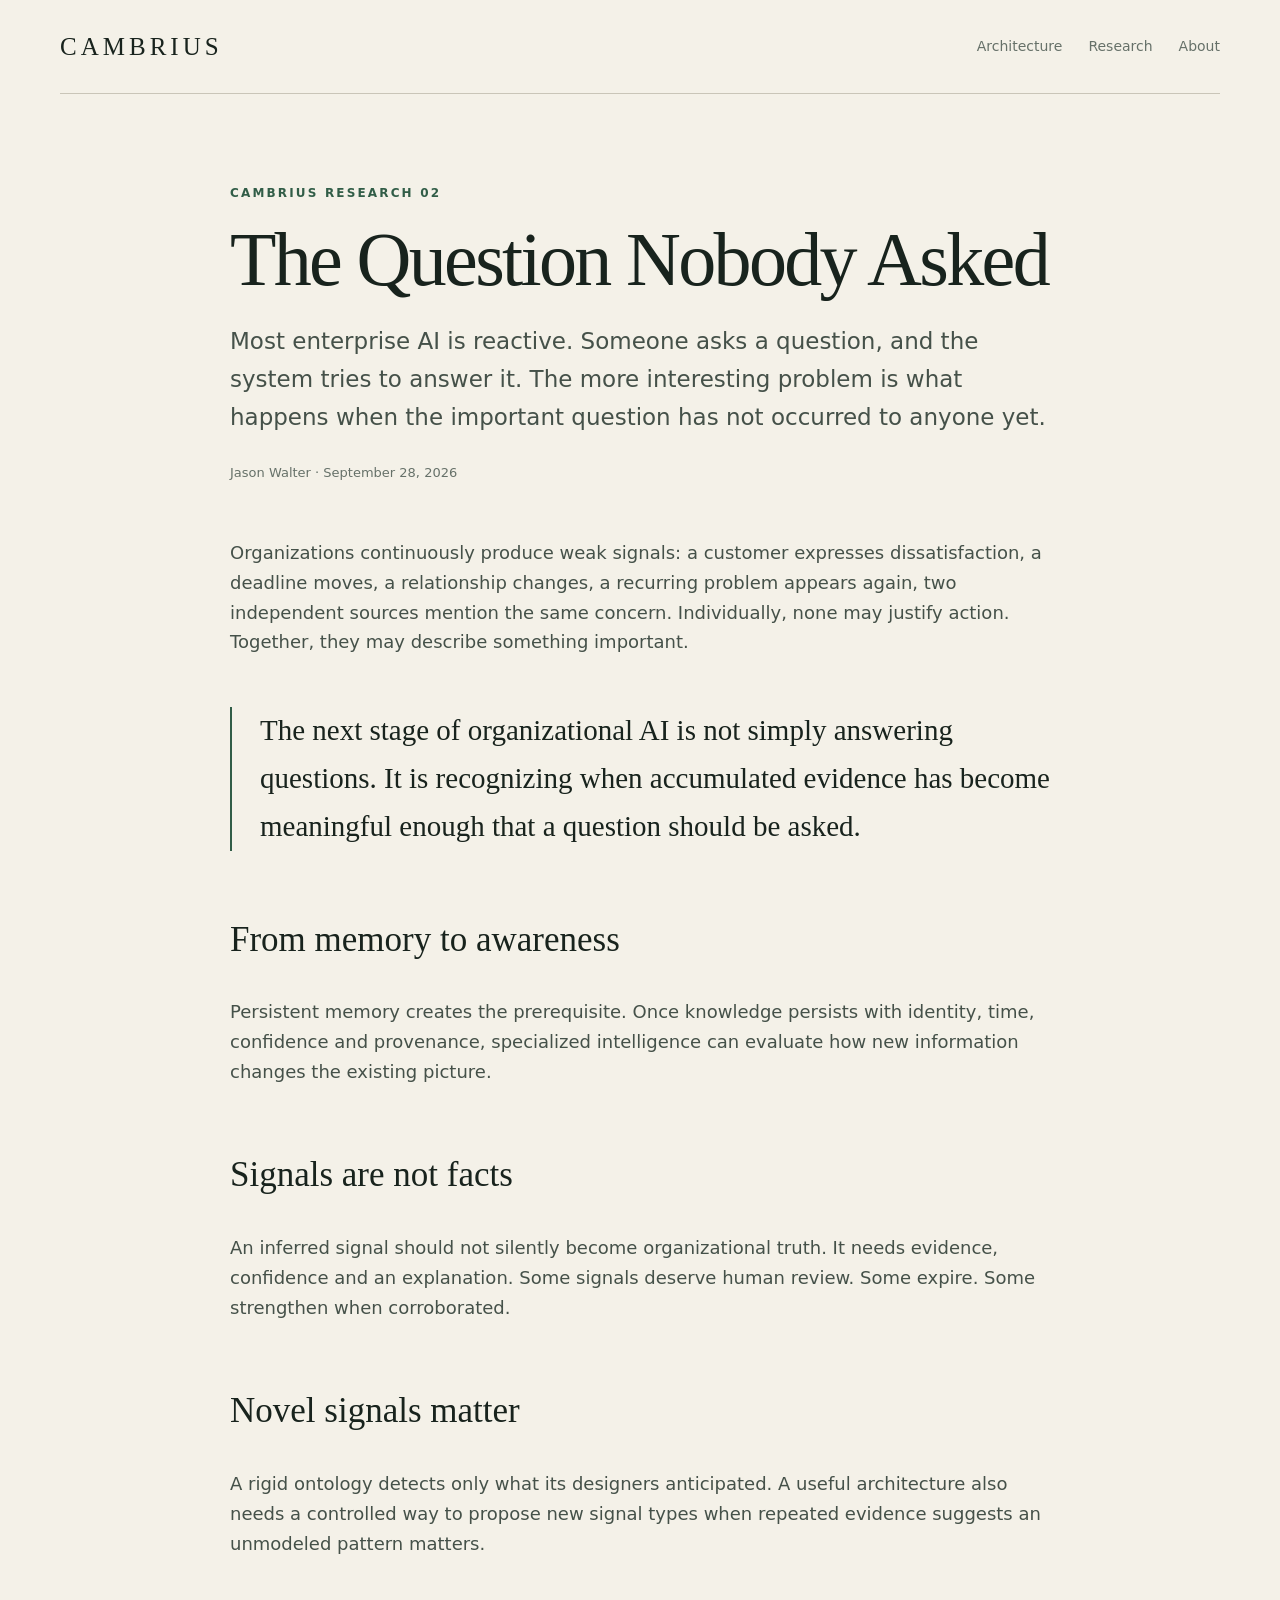
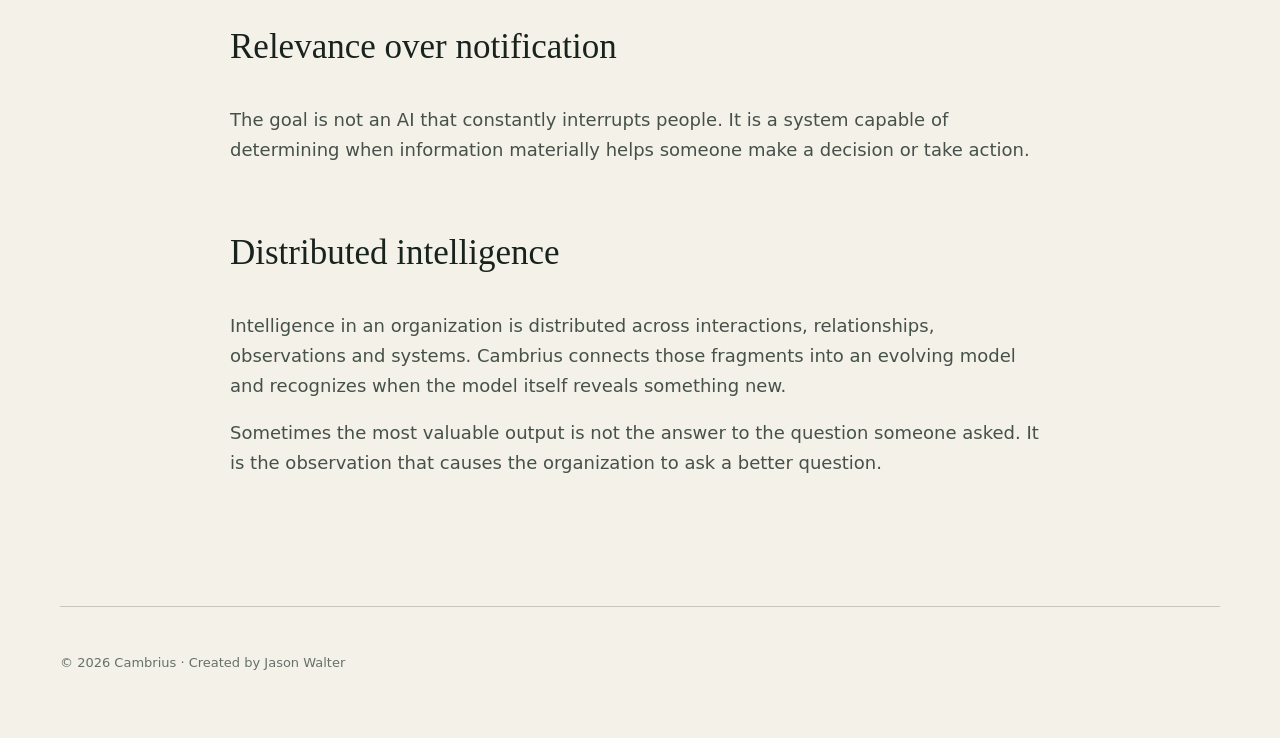
<file: research/organizational-awareness.html>
<!doctype html><html lang="en"><head><meta charset="utf-8"><meta name="viewport" content="width=device-width,initial-scale=1"><title>The Question Nobody Asked — Cambrius Research</title><meta name="description" content="Jason Walter on moving organizational AI from reactive retrieval toward evidence-aware organizational awareness."><link rel="canonical" href="https://cambrius.ai/research/organizational-awareness.html"><meta property="og:type" content="article"><meta property="og:title" content="The Question Nobody Asked"><meta property="og:description" content="From organizational memory to organizational awareness."><meta property="og:url" content="https://cambrius.ai/research/organizational-awareness.html"><meta property="article:published_time" content="2026-09-28T00:00:00-04:00"><meta property="article:author" content="Jason Walter"><link rel="stylesheet" href="/styles.css"><script type="application/ld+json">{"@context":"https://schema.org","@type":"TechArticle","@id":"https://cambrius.ai/research/organizational-awareness.html#article","url":"https://cambrius.ai/research/organizational-awareness.html","headline":"The Question Nobody Asked","description":"Moving organizational AI from reactive retrieval toward evidence-aware organizational awareness.","datePublished":"2026-09-28T00:00:00-04:00","dateModified":"2026-09-28T15:00:00-04:00","author":{"@type":"Person","@id":"https://cambrius.ai/about.html#jason-walter","name":"Jason Walter","url":"https://cambrius.ai/about.html"},"publisher":{"@id":"https://cambrius.ai/#organization"},"isPartOf":{"@id":"https://cambrius.ai/#website"},"about":["organizational intelligence","organizational awareness","organizational memory","AI agents","signals","evidence-aware AI"]}</script></head><body><div class="wrap"><nav class="nav"><a class="brand" href="/">CAMBRIUS</a><div class="navlinks"><a href="/architecture.html">Architecture</a><a href="/research/">Research</a><a href="/about.html">About</a></div></nav><article class="article"><div class="eyebrow">Cambrius Research 02</div><h1>The Question Nobody Asked</h1><p class="dek">Most enterprise AI is reactive. Someone asks a question, and the system tries to answer it. The more interesting problem is what happens when the important question has not occurred to anyone yet.</p><div class="meta">Jason Walter · September 28, 2026</div><p>Organizations continuously produce weak signals: a customer expresses dissatisfaction, a deadline moves, a relationship changes, a recurring problem appears again, two independent sources mention the same concern. Individually, none may justify action. Together, they may describe something important.</p><blockquote>The next stage of organizational AI is not simply answering questions. It is recognizing when accumulated evidence has become meaningful enough that a question should be asked.</blockquote><h2>From memory to awareness</h2><p>Persistent memory creates the prerequisite. Once knowledge persists with identity, time, confidence and provenance, specialized intelligence can evaluate how new information changes the existing picture.</p><h2>Signals are not facts</h2><p>An inferred signal should not silently become organizational truth. It needs evidence, confidence and an explanation. Some signals deserve human review. Some expire. Some strengthen when corroborated.</p><h2>Novel signals matter</h2><p>A rigid ontology detects only what its designers anticipated. A useful architecture also needs a controlled way to propose new signal types when repeated evidence suggests an unmodeled pattern matters.</p><h2>Relevance over notification</h2><p>The goal is not an AI that constantly interrupts people. It is a system capable of determining when information materially helps someone make a decision or take action.</p><h2>Distributed intelligence</h2><p>Intelligence in an organization is distributed across interactions, relationships, observations and systems. Cambrius connects those fragments into an evolving model and recognizes when the model itself reveals something new.</p><p>Sometimes the most valuable output is not the answer to the question someone asked. It is the observation that causes the organization to ask a better question.</p></article><footer>© 2026 Cambrius · Created by Jason Walter</footer></div></body></html>
</file>
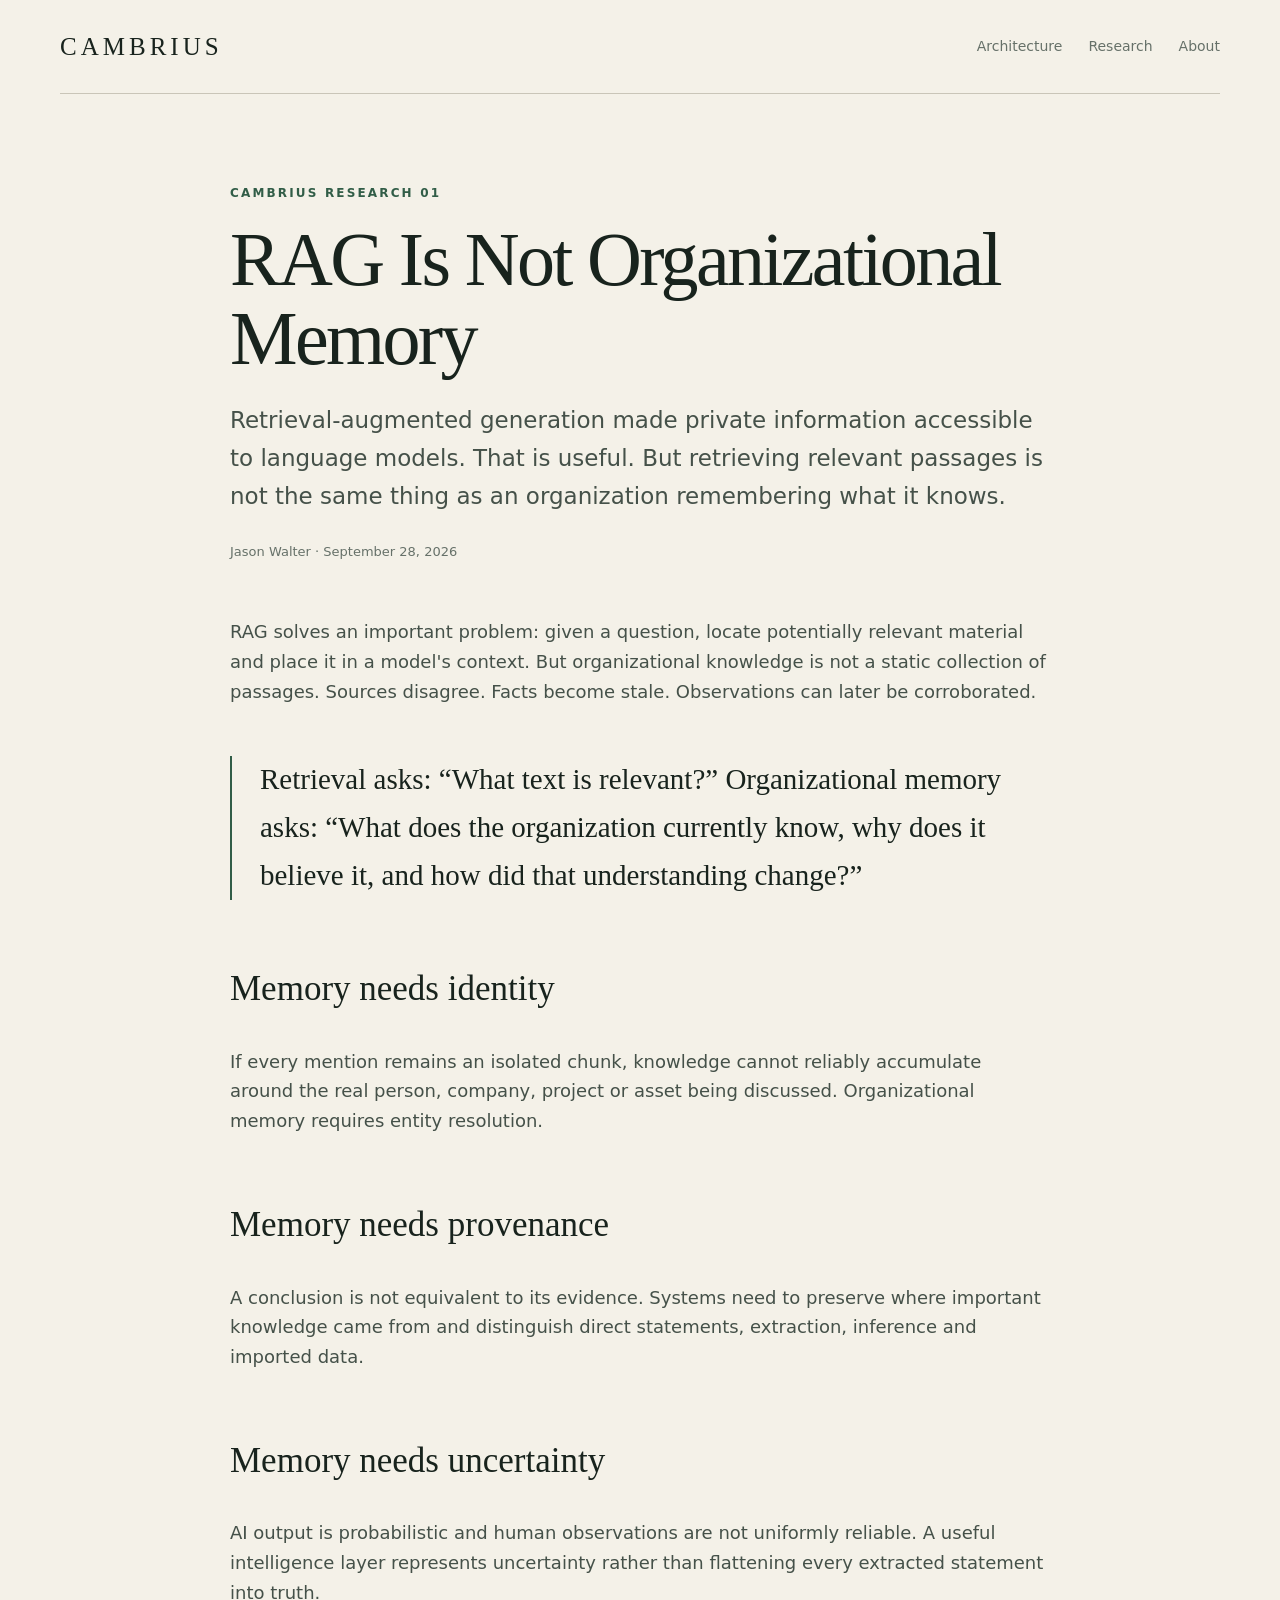
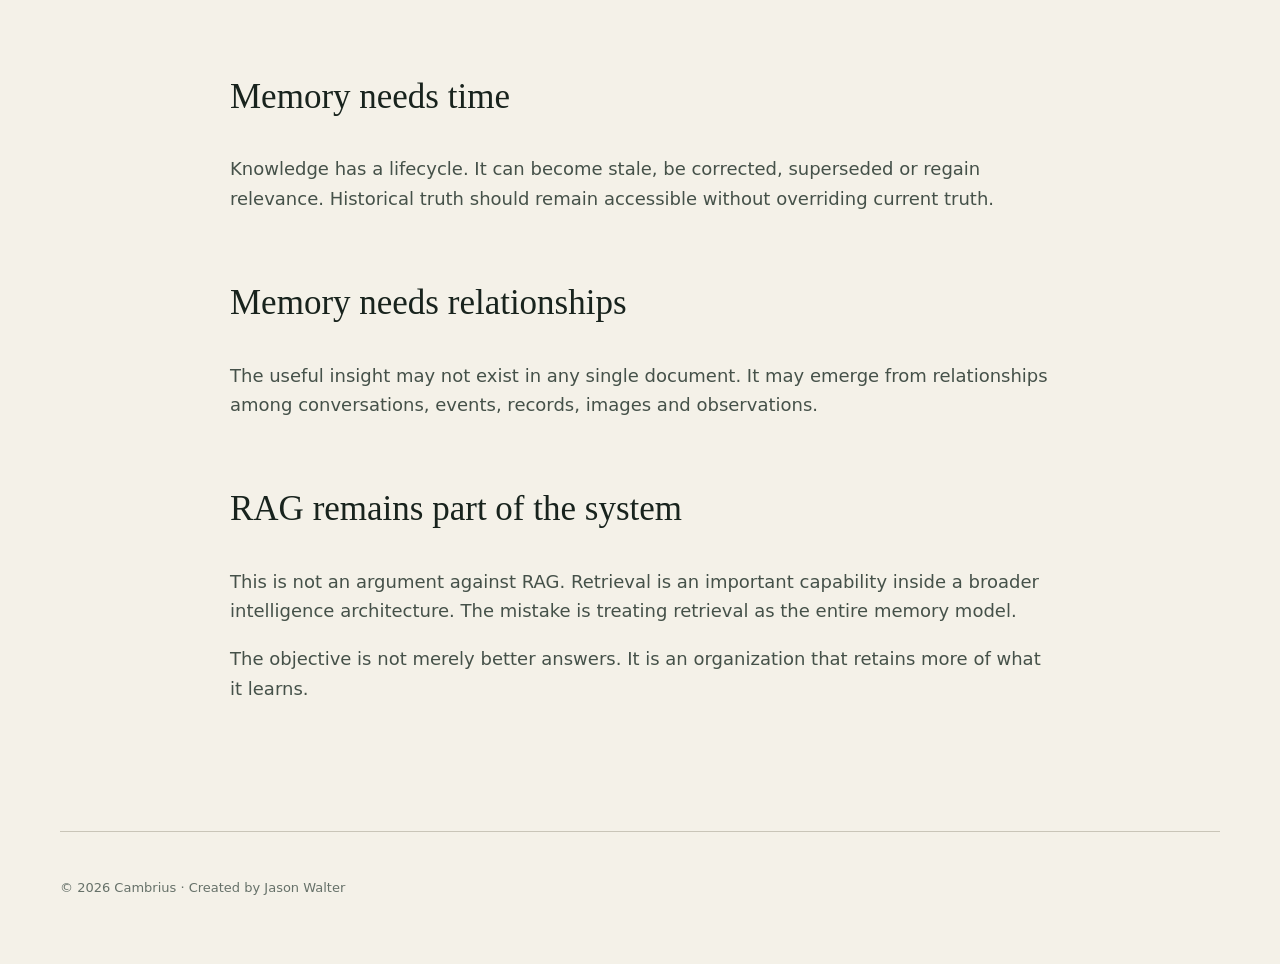
<file: research/rag-is-not-organizational-memory.html>
<!doctype html><html lang="en"><head><meta charset="utf-8"><meta name="viewport" content="width=device-width,initial-scale=1"><title>RAG Is Not Organizational Memory — Cambrius Research</title><meta name="description" content="Jason Walter explains why retrieval-augmented generation is useful but insufficient for persistent organizational memory."><link rel="canonical" href="https://cambrius.ai/research/rag-is-not-organizational-memory.html"><meta property="og:type" content="article"><meta property="og:title" content="RAG Is Not Organizational Memory"><meta property="og:description" content="Why retrieval alone is insufficient for persistent organizational knowledge."><meta property="og:url" content="https://cambrius.ai/research/rag-is-not-organizational-memory.html"><meta property="article:published_time" content="2026-09-28T00:00:00-04:00"><meta property="article:author" content="Jason Walter"><link rel="stylesheet" href="/styles.css"><script type="application/ld+json">{"@context":"https://schema.org","@type":"TechArticle","@id":"https://cambrius.ai/research/rag-is-not-organizational-memory.html#article","url":"https://cambrius.ai/research/rag-is-not-organizational-memory.html","headline":"RAG Is Not Organizational Memory","description":"Why retrieval-augmented generation is useful but insufficient for persistent organizational memory.","datePublished":"2026-09-28T00:00:00-04:00","dateModified":"2026-09-28T15:00:00-04:00","author":{"@type":"Person","@id":"https://cambrius.ai/about.html#jason-walter","name":"Jason Walter","url":"https://cambrius.ai/about.html"},"publisher":{"@id":"https://cambrius.ai/#organization"},"isPartOf":{"@id":"https://cambrius.ai/#website"},"about":["retrieval-augmented generation","RAG","organizational memory","organizational intelligence","entity resolution","provenance","temporal knowledge"]}</script></head><body><div class="wrap"><nav class="nav"><a class="brand" href="/">CAMBRIUS</a><div class="navlinks"><a href="/architecture.html">Architecture</a><a href="/research/">Research</a><a href="/about.html">About</a></div></nav><article class="article"><div class="eyebrow">Cambrius Research 01</div><h1>RAG Is Not Organizational Memory</h1><p class="dek">Retrieval-augmented generation made private information accessible to language models. That is useful. But retrieving relevant passages is not the same thing as an organization remembering what it knows.</p><div class="meta">Jason Walter · September 28, 2026</div><p>RAG solves an important problem: given a question, locate potentially relevant material and place it in a model's context. But organizational knowledge is not a static collection of passages. Sources disagree. Facts become stale. Observations can later be corroborated.</p><blockquote>Retrieval asks: “What text is relevant?” Organizational memory asks: “What does the organization currently know, why does it believe it, and how did that understanding change?”</blockquote><h2>Memory needs identity</h2><p>If every mention remains an isolated chunk, knowledge cannot reliably accumulate around the real person, company, project or asset being discussed. Organizational memory requires entity resolution.</p><h2>Memory needs provenance</h2><p>A conclusion is not equivalent to its evidence. Systems need to preserve where important knowledge came from and distinguish direct statements, extraction, inference and imported data.</p><h2>Memory needs uncertainty</h2><p>AI output is probabilistic and human observations are not uniformly reliable. A useful intelligence layer represents uncertainty rather than flattening every extracted statement into truth.</p><h2>Memory needs time</h2><p>Knowledge has a lifecycle. It can become stale, be corrected, superseded or regain relevance. Historical truth should remain accessible without overriding current truth.</p><h2>Memory needs relationships</h2><p>The useful insight may not exist in any single document. It may emerge from relationships among conversations, events, records, images and observations.</p><h2>RAG remains part of the system</h2><p>This is not an argument against RAG. Retrieval is an important capability inside a broader intelligence architecture. The mistake is treating retrieval as the entire memory model.</p><p>The objective is not merely better answers. It is an organization that retains more of what it learns.</p></article><footer>© 2026 Cambrius · Created by Jason Walter</footer></div></body></html>
</file>
<file: styles.css>
:root{--ink:#18231d;--muted:#667169;--paper:#f4f1e8;--line:#c9c5b8;--accent:#315d47;--dark:#122018;--white:#fbfaf6;--max:1160px}*{box-sizing:border-box}body{margin:0;background:var(--paper);color:var(--ink);font-family:Inter,system-ui,sans-serif;line-height:1.65}a{color:inherit}.wrap{width:min(var(--max),calc(100% - 44px));margin:auto}.nav{display:flex;justify-content:space-between;align-items:center;padding:26px 0;border-bottom:1px solid var(--line)}.brand{font-family:Georgia,serif;font-size:25px;letter-spacing:.16em;text-decoration:none}.navlinks{display:flex;gap:26px;font-size:14px}.navlinks a{text-decoration:none;color:var(--muted)}.hero{padding:105px 0 88px;display:grid;grid-template-columns:1.25fr .75fr;gap:80px;align-items:end}.eyebrow{text-transform:uppercase;letter-spacing:.18em;font-size:12px;color:var(--accent);font-weight:700}.hero h1,.article h1{font-family:Georgia,serif;font-weight:400;line-height:1.04;letter-spacing:-.035em;margin:16px 0 24px}.hero h1{font-size:clamp(56px,7vw,94px)}.lead{font-size:21px;color:#455149}.hero-note{border-left:1px solid var(--accent);padding-left:28px;color:var(--muted)}.section{padding:80px 0;border-top:1px solid var(--line)}.section h2{font-family:Georgia,serif;font-size:clamp(36px,4vw,54px);font-weight:400}.grid3{display:grid;grid-template-columns:repeat(3,1fr);gap:34px}.card{padding-top:22px;border-top:2px solid var(--ink)}.card h3{font-family:Georgia,serif;font-size:25px;font-weight:400}.card p,.article p,.article li{color:#455149}.flow{display:grid;grid-template-columns:repeat(7,1fr);gap:8px;margin-top:42px}.flow span{padding:18px 8px;border:1px solid var(--line);text-align:center;font-size:12px}.dark{background:var(--dark);color:var(--white);margin-top:50px}.dark .wrap{padding-top:80px;padding-bottom:80px}.principle{font-family:Georgia,serif;font-size:38px;line-height:1.25}.research-list a{display:grid;grid-template-columns:1fr 2fr auto;gap:25px;padding:28px 0;border-top:1px solid var(--line);text-decoration:none}.research-list strong{font-family:Georgia,serif;font-size:24px;font-weight:400}.research-list span{color:var(--muted)}footer{padding:45px 0 65px;border-top:1px solid var(--line);color:var(--muted);font-size:13px}.article{max-width:820px;margin:auto;padding:90px 0 110px}.article h1{font-size:clamp(48px,6vw,76px)}.article h2{font-family:Georgia,serif;font-size:35px;font-weight:400;margin-top:60px}.article p{font-size:18px}.article .dek{font-size:23px}.article blockquote{font-family:Georgia,serif;font-size:29px;margin:50px 0;padding-left:28px;border-left:2px solid var(--accent)}.meta{font-size:13px;color:var(--muted);margin:25px 0 55px}.button{display:inline-block;margin-top:18px;border:1px solid var(--ink);padding:12px 17px;text-decoration:none;font-size:13px}@media(max-width:760px){.hero{grid-template-columns:1fr;gap:35px}.grid3{grid-template-columns:1fr}.flow{grid-template-columns:1fr 1fr}.research-list a{grid-template-columns:1fr}.hero h1{font-size:54px}}
</file>
